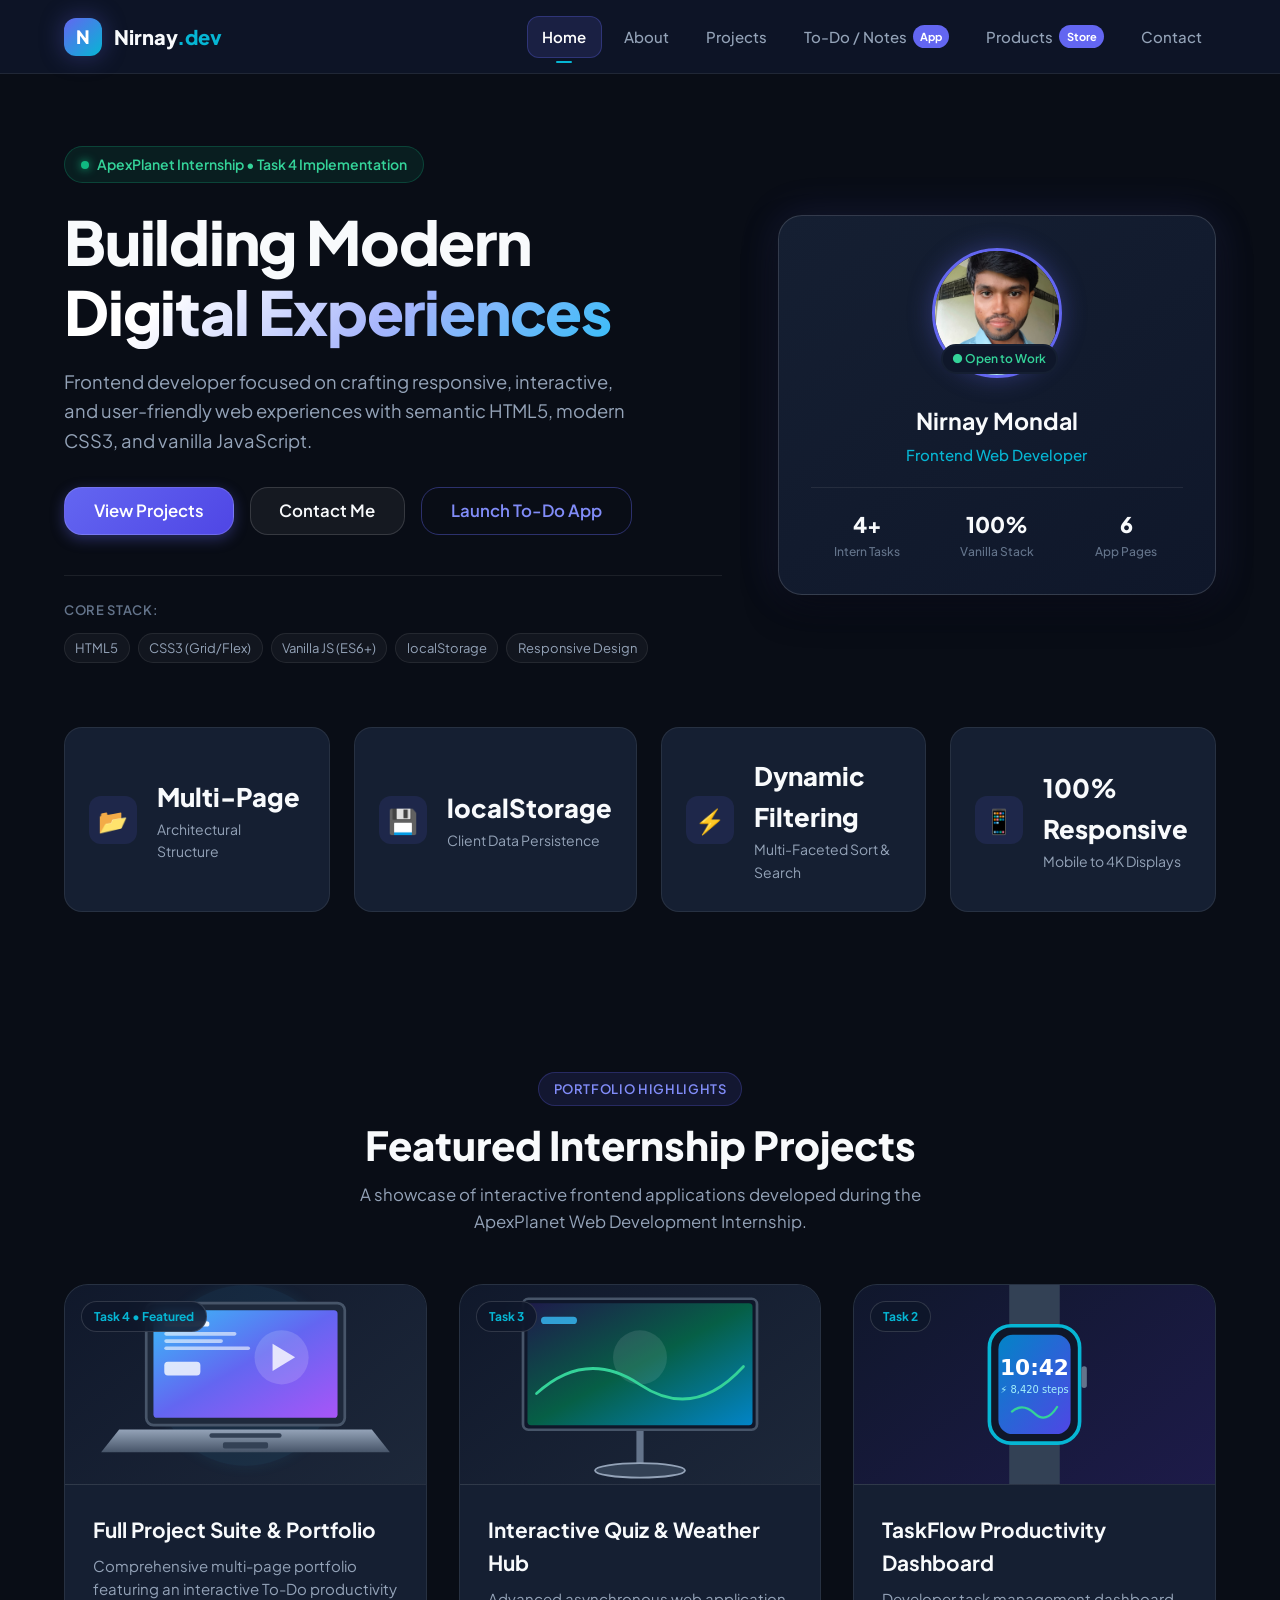
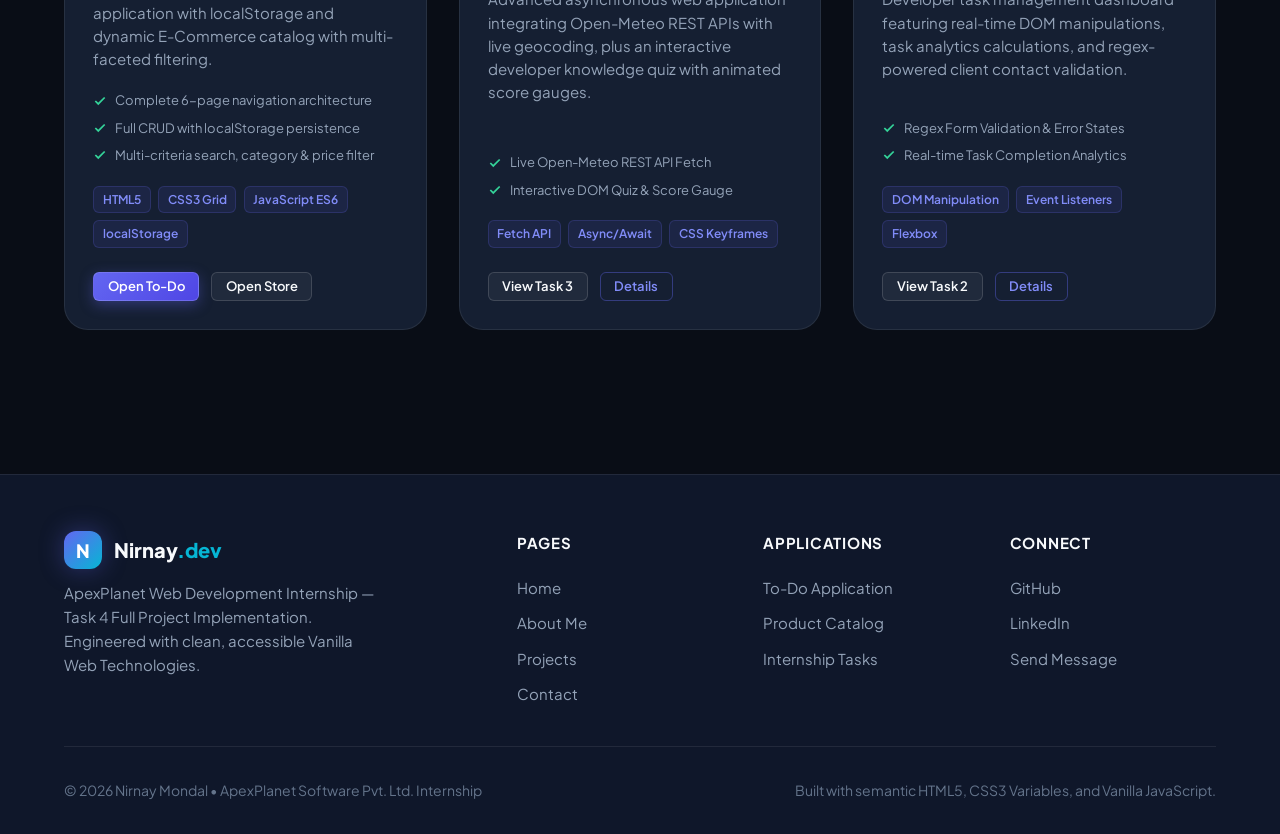
<file: index.html>
<!DOCTYPE html>
<html lang="en">
<head>
  <meta charset="UTF-8">
  <meta name="viewport" content="width=device-width, initial-scale=1.0">
  <meta name="description" content="Nirnay Mondal - Professional Frontend Developer Portfolio & Web Applications Suite for ApexPlanet Internship Task 4.">
  <meta name="author" content="Nirnay Mondal">
  <title>Nirnay Mondal | Frontend Developer & Portfolio</title>
  <link rel="stylesheet" href="css/styles.css">
  <link rel="icon" href="data:image/svg+xml,<svg xmlns=%22http://www.w3.org/2000/svg%22 viewBox=%220 0 100 100%22><text y=%22.9em%22 font-size=%2290%22>⚡</text></svg>">
</head>
<body>

  <!-- Site Navigation Header -->
  <header class="site-header" role="banner">
    <div class="container nav-container">
      <a href="index.html" class="brand-logo" aria-label="Nirnay Mondal Portfolio Home">
        <div class="brand-logo-icon">N</div>
        <div class="brand-logo-text">Nirnay<span>.dev</span></div>
      </a>

      <!-- Desktop Navigation Menu -->
      <nav class="nav-menu" role="navigation" aria-label="Main Navigation">
        <a href="index.html" class="nav-link">Home</a>
        <a href="about.html" class="nav-link">About</a>
        <a href="projects.html" class="nav-link">Projects</a>
        <a href="todo.html" class="nav-link">To-Do / Notes <span class="nav-badge">App</span></a>
        <a href="products.html" class="nav-link">Products <span class="nav-badge">Store</span></a>
        <a href="contact.html" class="nav-link">Contact</a>
      </nav>

      <!-- Mobile Hamburger Button -->
      <button class="nav-toggle" aria-label="Open navigation menu" aria-expanded="false" aria-controls="mobile-nav">
        <span class="nav-toggle-bar"></span>
        <span class="nav-toggle-bar"></span>
        <span class="nav-toggle-bar"></span>
      </button>
    </div>
  </header>

  <!-- Main Content -->
  <main class="main-content" id="main-content">
    
    <!-- Hero Section -->
    <section class="hero-section">
      <div class="container">
        <div class="hero-grid">
          <div class="hero-content">
            <div class="hero-badge">
              <span class="hero-badge-dot"></span>
              ApexPlanet Internship • Task 4 Implementation
            </div>
            <h1 class="hero-title">
              Building Modern <br>
              <span class="text-gradient">Digital Experiences</span>
            </h1>
            <p class="hero-subtitle">
              Frontend developer focused on crafting responsive, interactive, and user-friendly web experiences with semantic HTML5, modern CSS3, and vanilla JavaScript.
            </p>
            <div class="hero-actions">
              <a href="projects.html" class="btn btn-primary btn-lg">View Projects</a>
              <a href="contact.html" class="btn btn-secondary btn-lg">Contact Me</a>
              <a href="todo.html" class="btn btn-outline btn-lg">Launch To-Do App</a>
            </div>
            <div class="hero-tech-stack">
              <span class="hero-tech-label">Core Stack:</span>
              <div class="tech-pills">
                <span class="tech-pill">HTML5</span>
                <span class="tech-pill">CSS3 (Grid/Flex)</span>
                <span class="tech-pill">Vanilla JS (ES6+)</span>
                <span class="tech-pill">localStorage</span>
                <span class="tech-pill">Responsive Design</span>
              </div>
            </div>
          </div>

          <!-- Hero Visual Developer Card -->
          <div class="hero-visual">
            <div class="developer-card">
              <div class="dev-avatar-wrapper">
                <img src="./assets/images/nirnay-mondal-profile.jpg" alt="Nirnay Mondal - Frontend Web Developer" class="dev-avatar">
                <div class="dev-status-badge">● Open to Work</div>
              </div>
              <h2 class="dev-name">Nirnay Mondal</h2>
              <p class="dev-role">Frontend Web Developer</p>
              <div class="dev-metrics">
                <div class="dev-metric-item">
                  <span class="dev-metric-value">4+</span>
                  <span class="dev-metric-label">Intern Tasks</span>
                </div>
                <div class="dev-metric-item">
                  <span class="dev-metric-value">100%</span>
                  <span class="dev-metric-label">Vanilla Stack</span>
                </div>
                <div class="dev-metric-item">
                  <span class="dev-metric-value">6</span>
                  <span class="dev-metric-label">App Pages</span>
                </div>
              </div>
            </div>
          </div>
        </div>

        <!-- Metric Statistics Strip -->
        <div class="stats-strip">
          <div class="stat-card">
            <div class="stat-icon">📂</div>
            <div class="stat-info">
              <span class="stat-number">Multi-Page</span>
              <span class="stat-title">Architectural Structure</span>
            </div>
          </div>
          <div class="stat-card">
            <div class="stat-icon">💾</div>
            <div class="stat-info">
              <span class="stat-number">localStorage</span>
              <span class="stat-title">Client Data Persistence</span>
            </div>
          </div>
          <div class="stat-card">
            <div class="stat-icon">⚡</div>
            <div class="stat-info">
              <span class="stat-number">Dynamic Filtering</span>
              <span class="stat-title">Multi-Faceted Sort & Search</span>
            </div>
          </div>
          <div class="stat-card">
            <div class="stat-icon">📱</div>
            <div class="stat-info">
              <span class="stat-number">100% Responsive</span>
              <span class="stat-title">Mobile to 4K Displays</span>
            </div>
          </div>
        </div>
      </div>
    </section>

    <!-- Featured Projects Section -->
    <section class="container" style="margin-bottom: 5rem;">
      <div class="section-header">
        <span class="section-badge">Portfolio Highlights</span>
        <h2 class="section-title">Featured Internship Projects</h2>
        <p class="section-desc">
          A showcase of interactive frontend applications developed during the ApexPlanet Web Development Internship.
        </p>
      </div>

      <div class="projects-grid">
        <!-- Project 1: Task 4 Multi-Page Suite -->
        <article class="project-card">
          <div class="project-media">
            <img src="assets/images/laptop.svg" alt="ApexPlanet Full Suite Application">
            <span class="project-badge">Task 4 • Featured</span>
          </div>
          <div class="project-body">
            <h3 class="project-title">Full Project Suite & Portfolio</h3>
            <p class="project-desc">
              Comprehensive multi-page portfolio featuring an interactive To-Do productivity application with localStorage and dynamic E-Commerce catalog with multi-faceted filtering.
            </p>
            <div class="project-features">
              <div class="project-feature-item">
                <svg width="14" height="14" viewBox="0 0 24 24" fill="none" stroke="currentColor" stroke-width="3"><polyline points="20 6 9 17 4 12"></polyline></svg>
                <span>Complete 6-page navigation architecture</span>
              </div>
              <div class="project-feature-item">
                <svg width="14" height="14" viewBox="0 0 24 24" fill="none" stroke="currentColor" stroke-width="3"><polyline points="20 6 9 17 4 12"></polyline></svg>
                <span>Full CRUD with localStorage persistence</span>
              </div>
              <div class="project-feature-item">
                <svg width="14" height="14" viewBox="0 0 24 24" fill="none" stroke="currentColor" stroke-width="3"><polyline points="20 6 9 17 4 12"></polyline></svg>
                <span>Multi-criteria search, category & price filter</span>
              </div>
            </div>
            <div class="project-tags">
              <span class="project-tag">HTML5</span>
              <span class="project-tag">CSS3 Grid</span>
              <span class="project-tag">JavaScript ES6</span>
              <span class="project-tag">localStorage</span>
            </div>
            <div class="project-actions">
              <a href="todo.html" class="btn btn-primary btn-sm">Open To-Do</a>
              <a href="products.html" class="btn btn-secondary btn-sm">Open Store</a>
            </div>
          </div>
        </article>

        <!-- Project 2: Task 3 Interactive Quiz & Weather API -->
        <article class="project-card">
          <div class="project-media">
            <img src="assets/images/monitor.svg" alt="Task 3 Weather & Quiz App">
            <span class="project-badge">Task 3</span>
          </div>
          <div class="project-body">
            <h3 class="project-title">Interactive Quiz & Weather Hub</h3>
            <p class="project-desc">
              Advanced asynchronous web application integrating Open-Meteo REST APIs with live geocoding, plus an interactive developer knowledge quiz with animated score gauges.
            </p>
            <div class="project-features">
              <div class="project-feature-item">
                <svg width="14" height="14" viewBox="0 0 24 24" fill="none" stroke="currentColor" stroke-width="3"><polyline points="20 6 9 17 4 12"></polyline></svg>
                <span>Live Open-Meteo REST API Fetch</span>
              </div>
              <div class="project-feature-item">
                <svg width="14" height="14" viewBox="0 0 24 24" fill="none" stroke="currentColor" stroke-width="3"><polyline points="20 6 9 17 4 12"></polyline></svg>
                <span>Interactive DOM Quiz & Score Gauge</span>
              </div>
            </div>
            <div class="project-tags">
              <span class="project-tag">Fetch API</span>
              <span class="project-tag">Async/Await</span>
              <span class="project-tag">CSS Keyframes</span>
            </div>
            <div class="project-actions">
              <a href="../Task 3/index.html" class="btn btn-secondary btn-sm">View Task 3</a>
              <a href="projects.html" class="btn btn-outline btn-sm">Details</a>
            </div>
          </div>
        </article>

        <!-- Project 3: Task 2 TaskFlow Dashboard -->
        <article class="project-card">
          <div class="project-media">
            <img src="assets/images/smartwatch.svg" alt="TaskFlow Task & Contact Dashboard">
            <span class="project-badge">Task 2</span>
          </div>
          <div class="project-body">
            <h3 class="project-title">TaskFlow Productivity Dashboard</h3>
            <p class="project-desc">
              Developer task management dashboard featuring real-time DOM manipulations, task analytics calculations, and regex-powered client contact validation.
            </p>
            <div class="project-features">
              <div class="project-feature-item">
                <svg width="14" height="14" viewBox="0 0 24 24" fill="none" stroke="currentColor" stroke-width="3"><polyline points="20 6 9 17 4 12"></polyline></svg>
                <span>Regex Form Validation & Error States</span>
              </div>
              <div class="project-feature-item">
                <svg width="14" height="14" viewBox="0 0 24 24" fill="none" stroke="currentColor" stroke-width="3"><polyline points="20 6 9 17 4 12"></polyline></svg>
                <span>Real-time Task Completion Analytics</span>
              </div>
            </div>
            <div class="project-tags">
              <span class="project-tag">DOM Manipulation</span>
              <span class="project-tag">Event Listeners</span>
              <span class="project-tag">Flexbox</span>
            </div>
            <div class="project-actions">
              <a href="../Task 2/index.html" class="btn btn-secondary btn-sm">View Task 2</a>
              <a href="projects.html" class="btn btn-outline btn-sm">Details</a>
            </div>
          </div>
        </article>
      </div>
    </section>

  </main>

  <!-- Global Footer -->
  <footer class="site-footer" role="contentinfo">
    <div class="container">
      <div class="footer-grid">
        <div class="footer-brand">
          <a href="index.html" class="brand-logo">
            <div class="brand-logo-icon">N</div>
            <div class="brand-logo-text">Nirnay<span>.dev</span></div>
          </a>
          <p>
            ApexPlanet Web Development Internship — Task 4 Full Project Implementation. Engineered with clean, accessible Vanilla Web Technologies.
          </p>
        </div>
        <div>
          <h4 class="footer-heading">Pages</h4>
          <ul class="footer-links">
            <li><a href="index.html">Home</a></li>
            <li><a href="about.html">About Me</a></li>
            <li><a href="projects.html">Projects</a></li>
            <li><a href="contact.html">Contact</a></li>
          </ul>
        </div>
        <div>
          <h4 class="footer-heading">Applications</h4>
          <ul class="footer-links">
            <li><a href="todo.html">To-Do Application</a></li>
            <li><a href="products.html">Product Catalog</a></li>
            <li><a href="projects.html#tasks">Internship Tasks</a></li>
          </ul>
        </div>
        <div>
          <h4 class="footer-heading">Connect</h4>
          <ul class="footer-links">
            <li><a href="https://github.com/Nirnaywork2004" target="_blank" rel="noopener noreferrer">GitHub</a></li>
            <li><a href="https://www.linkedin.com/in/nirnay-mondal-5b42a334a/" target="_blank" rel="noopener noreferrer">LinkedIn</a></li>
            <li><a href="contact.html">Send Message</a></li>
          </ul>
        </div>
      </div>
      <div class="footer-bottom">
        <div>&copy; 2026 Nirnay Mondal • ApexPlanet Software Pvt. Ltd. Internship</div>
        <div>Built with semantic HTML5, CSS3 Variables, and Vanilla JavaScript.</div>
      </div>
    </div>
  </footer>

  <!-- Scripts -->
  <script src="js/main.js"></script>
</body>
</html>
</file>
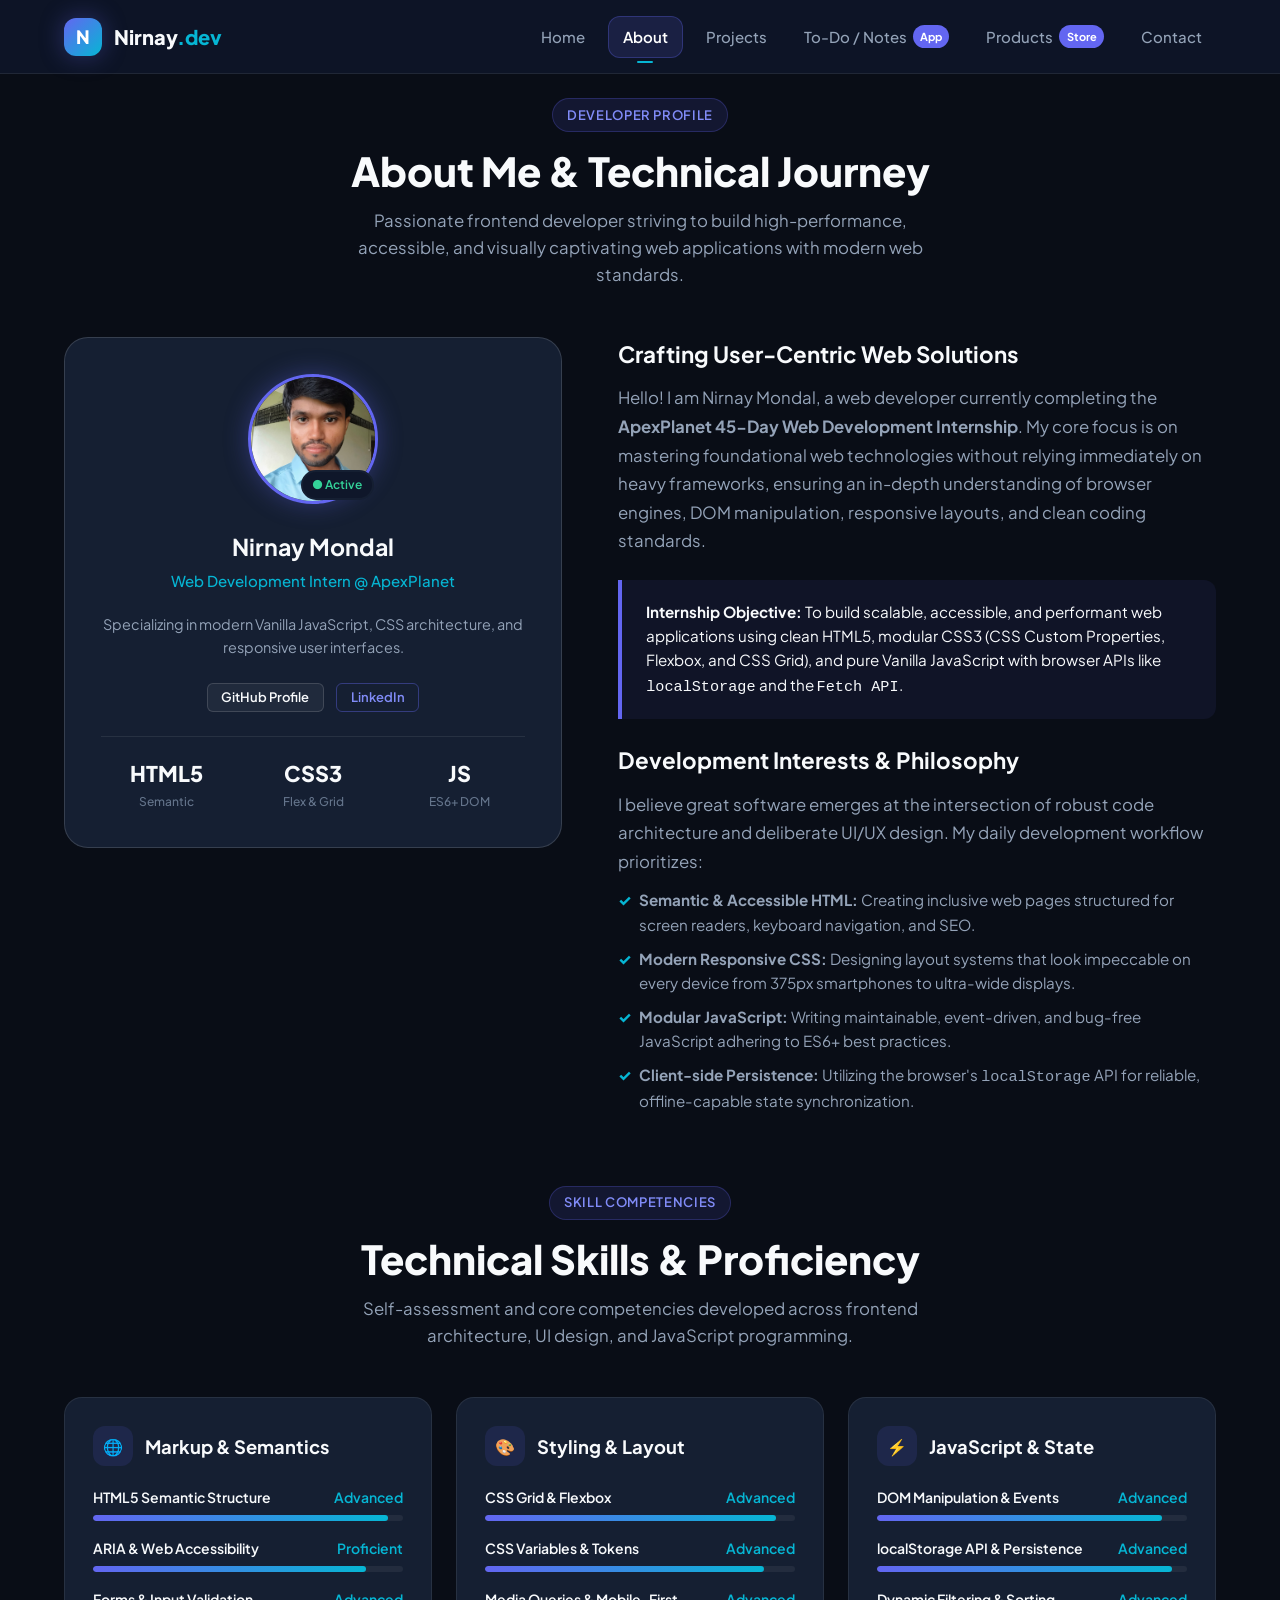
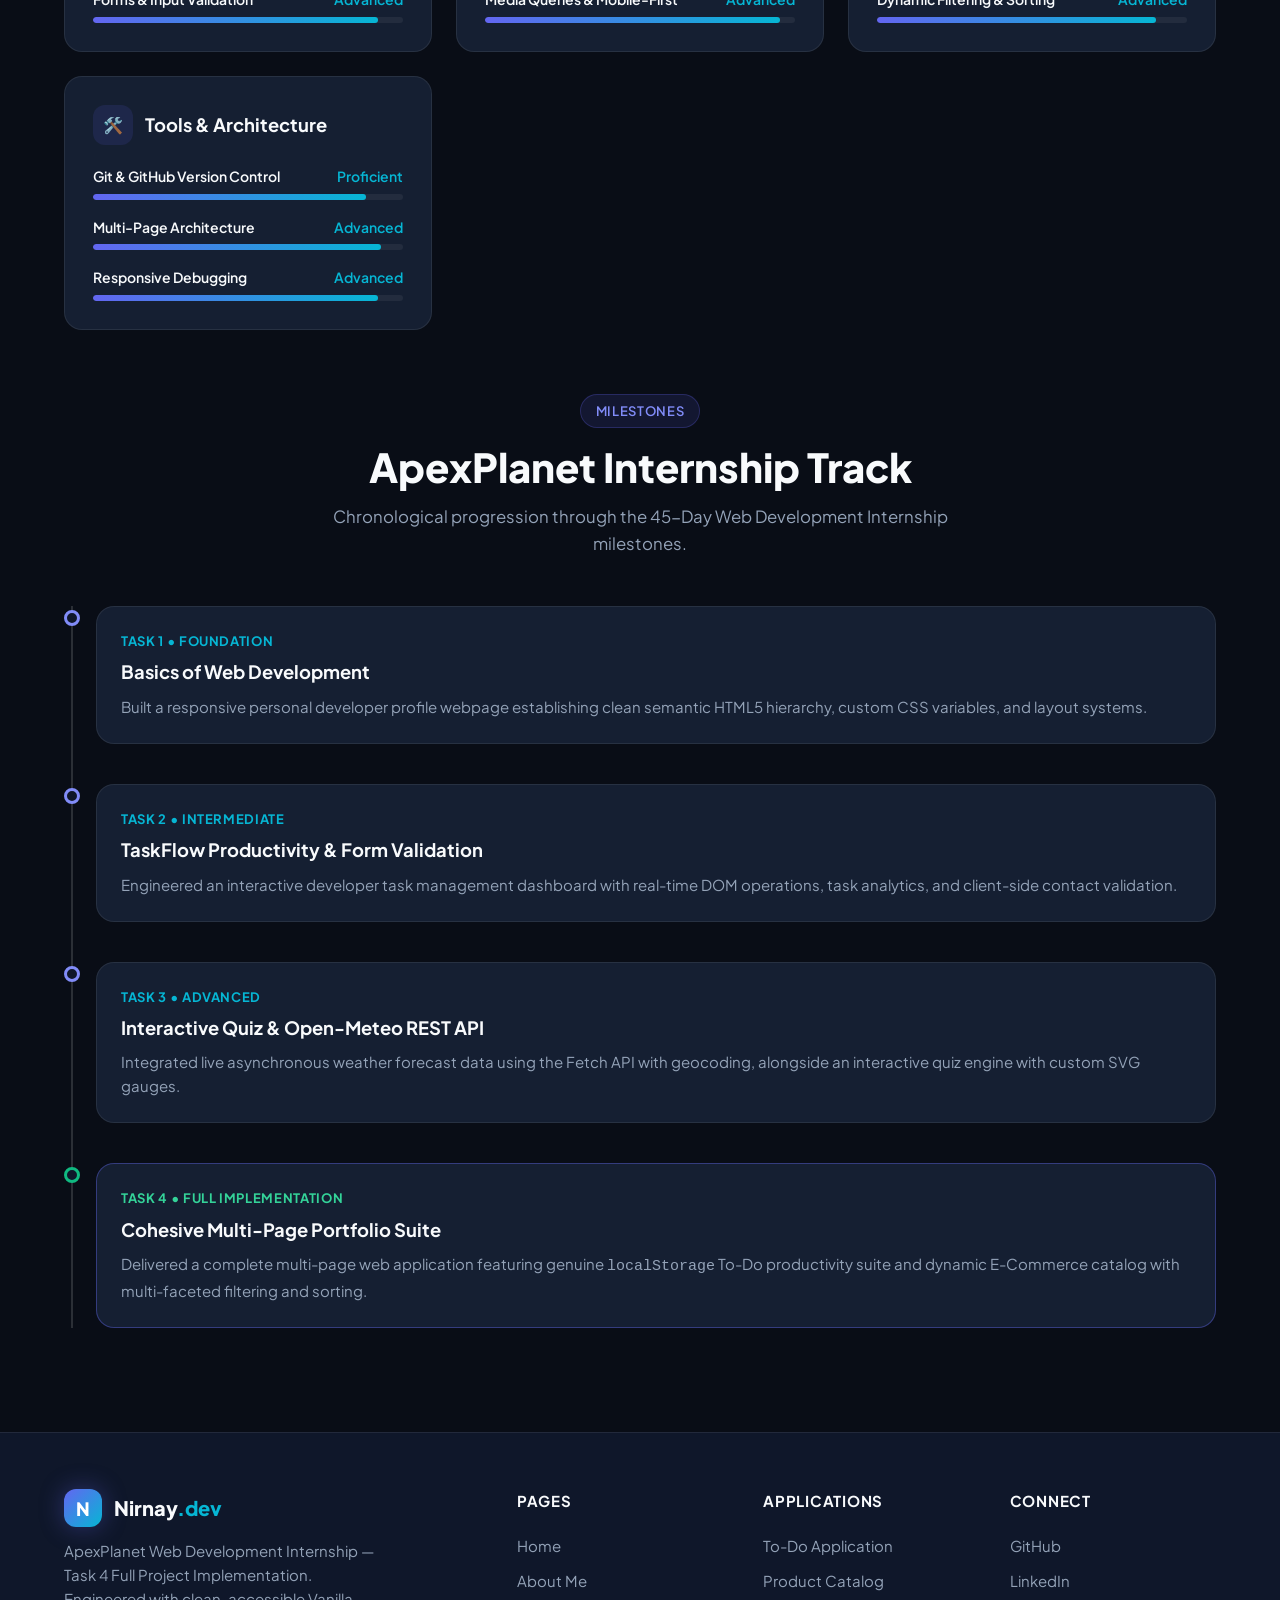
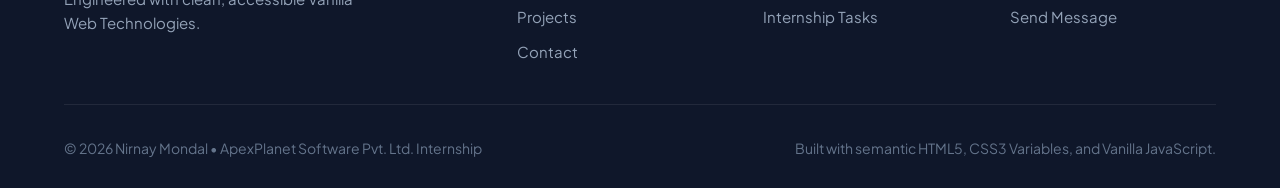
<file: about.html>
<!DOCTYPE html>
<html lang="en">
<head>
  <meta charset="UTF-8">
  <meta name="viewport" content="width=device-width, initial-scale=1.0">
  <meta name="description" content="About Nirnay Mondal - Frontend Developer Background, Skills, and Internship Journey at ApexPlanet Software Pvt. Ltd.">
  <meta name="author" content="Nirnay Mondal">
  <title>About Me | Nirnay Mondal Frontend Developer</title>
  <link rel="stylesheet" href="css/styles.css">
  <link rel="icon" href="data:image/svg+xml,<svg xmlns=%22http://www.w3.org/2000/svg%22 viewBox=%220 0 100 100%22><text y=%22.9em%22 font-size=%2290%22>⚡</text></svg>">
</head>
<body>

  <!-- Site Navigation Header -->
  <header class="site-header" role="banner">
    <div class="container nav-container">
      <a href="index.html" class="brand-logo" aria-label="Nirnay Mondal Portfolio Home">
        <div class="brand-logo-icon">N</div>
        <div class="brand-logo-text">Nirnay<span>.dev</span></div>
      </a>

      <!-- Desktop Navigation Menu -->
      <nav class="nav-menu" role="navigation" aria-label="Main Navigation">
        <a href="index.html" class="nav-link">Home</a>
        <a href="about.html" class="nav-link">About</a>
        <a href="projects.html" class="nav-link">Projects</a>
        <a href="todo.html" class="nav-link">To-Do / Notes <span class="nav-badge">App</span></a>
        <a href="products.html" class="nav-link">Products <span class="nav-badge">Store</span></a>
        <a href="contact.html" class="nav-link">Contact</a>
      </nav>

      <!-- Mobile Hamburger Button -->
      <button class="nav-toggle" aria-label="Open navigation menu" aria-expanded="false">
        <span class="nav-toggle-bar"></span>
        <span class="nav-toggle-bar"></span>
        <span class="nav-toggle-bar"></span>
      </button>
    </div>
  </header>

  <!-- Main Content -->
  <main class="main-content">
    <div class="container">
      
      <!-- Section Header -->
      <div class="section-header">
        <span class="section-badge">Developer Profile</span>
        <h1 class="section-title">About Me & Technical Journey</h1>
        <p class="section-desc">
          Passionate frontend developer striving to build high-performance, accessible, and visually captivating web applications with modern web standards.
        </p>
      </div>

      <!-- About Main Grid -->
      <div class="about-grid">
        <!-- Profile Column -->
        <aside class="about-profile-card">
          <div class="dev-avatar-wrapper" style="margin: 0 auto 1.5rem;">
            <img src="./assets/images/nirnay-mondal-profile.jpg" alt="Nirnay Mondal - Frontend Web Developer" class="dev-avatar">
            <div class="dev-status-badge">● Active</div>
          </div>
          <h2 class="dev-name">Nirnay Mondal</h2>
          <p class="dev-role">Web Development Intern @ ApexPlanet</p>
          <p style="font-size: 0.9rem; color: var(--text-secondary); margin-bottom: 1.5rem; line-height: 1.6;">
            Specializing in modern Vanilla JavaScript, CSS architecture, and responsive user interfaces.
          </p>
          <div style="display: flex; gap: 0.75rem; justify-content: center; margin-bottom: 1.5rem;">
            <a href="https://github.com/Nirnaywork2004" target="_blank" rel="noopener noreferrer" class="btn btn-secondary btn-sm">GitHub Profile</a>
            <a href="https://www.linkedin.com/in/nirnay-mondal-5b42a334a/" target="_blank" rel="noopener noreferrer" class="btn btn-outline btn-sm">LinkedIn</a>
          </div>
          <div class="dev-metrics">
            <div class="dev-metric-item">
              <span class="dev-metric-value">HTML5</span>
              <span class="dev-metric-label">Semantic</span>
            </div>
            <div class="dev-metric-item">
              <span class="dev-metric-value">CSS3</span>
              <span class="dev-metric-label">Flex & Grid</span>
            </div>
            <div class="dev-metric-item">
              <span class="dev-metric-value">JS</span>
              <span class="dev-metric-label">ES6+ DOM</span>
            </div>
          </div>
        </aside>

        <!-- Bio & Background Details -->
        <div class="about-bio-section">
          <div>
            <h3 style="font-size: 1.4rem; font-weight: 700; color: var(--text-primary); margin-bottom: 0.75rem;">
              Crafting User-Centric Web Solutions
            </h3>
            <p class="bio-text">
              Hello! I am Nirnay Mondal, a web developer currently completing the <strong>ApexPlanet 45-Day Web Development Internship</strong>. My core focus is on mastering foundational web technologies without relying immediately on heavy frameworks, ensuring an in-depth understanding of browser engines, DOM manipulation, responsive layouts, and clean coding standards.
            </p>
          </div>

          <div class="highlight-box">
            <strong>Internship Objective:</strong> To build scalable, accessible, and performant web applications using clean HTML5, modular CSS3 (CSS Custom Properties, Flexbox, and CSS Grid), and pure Vanilla JavaScript with browser APIs like <code>localStorage</code> and the <code>Fetch API</code>.
          </div>

          <div>
            <h3 style="font-size: 1.4rem; font-weight: 700; color: var(--text-primary); margin-bottom: 0.75rem;">
              Development Interests & Philosophy
            </h3>
            <p class="bio-text">
              I believe great software emerges at the intersection of robust code architecture and deliberate UI/UX design. My daily development workflow prioritizes:
            </p>
            <ul style="margin-top: 0.75rem; display: flex; flex-direction: column; gap: 0.6rem;">
              <li style="display: flex; align-items: flex-start; gap: 0.5rem; color: var(--text-secondary); font-size: 0.95rem;">
                <span style="color: var(--accent-cyan); font-weight: 800;">✓</span>
                <span><strong>Semantic & Accessible HTML:</strong> Creating inclusive web pages structured for screen readers, keyboard navigation, and SEO.</span>
              </li>
              <li style="display: flex; align-items: flex-start; gap: 0.5rem; color: var(--text-secondary); font-size: 0.95rem;">
                <span style="color: var(--accent-cyan); font-weight: 800;">✓</span>
                <span><strong>Modern Responsive CSS:</strong> Designing layout systems that look impeccable on every device from 375px smartphones to ultra-wide displays.</span>
              </li>
              <li style="display: flex; align-items: flex-start; gap: 0.5rem; color: var(--text-secondary); font-size: 0.95rem;">
                <span style="color: var(--accent-cyan); font-weight: 800;">✓</span>
                <span><strong>Modular JavaScript:</strong> Writing maintainable, event-driven, and bug-free JavaScript adhering to ES6+ best practices.</span>
              </li>
              <li style="display: flex; align-items: flex-start; gap: 0.5rem; color: var(--text-secondary); font-size: 0.95rem;">
                <span style="color: var(--accent-cyan); font-weight: 800;">✓</span>
                <span><strong>Client-side Persistence:</strong> Utilizing the browser's <code>localStorage</code> API for reliable, offline-capable state synchronization.</span>
              </li>
            </ul>
          </div>
        </div>
      </div>

      <!-- Technical Skills Section -->
      <div class="section-header" style="margin-top: 3rem;">
        <span class="section-badge">Skill Competencies</span>
        <h2 class="section-title">Technical Skills & Proficiency</h2>
        <p class="section-desc">
          Self-assessment and core competencies developed across frontend architecture, UI design, and JavaScript programming.
        </p>
      </div>

      <div class="skills-categories-grid">
        <!-- Category 1: Markup & Semantics -->
        <div class="skill-category-card">
          <div class="skill-category-header">
            <div class="skill-cat-icon">🌐</div>
            <h3 class="skill-cat-title">Markup & Semantics</h3>
          </div>
          <div class="skill-items-list">
            <div class="skill-item">
              <div class="skill-item-info">
                <span class="skill-item-name">HTML5 Semantic Structure</span>
                <span class="skill-item-level">Advanced</span>
              </div>
              <div class="skill-progress-bar">
                <div class="skill-progress-fill" style="width: 95%;"></div>
              </div>
            </div>
            <div class="skill-item">
              <div class="skill-item-info">
                <span class="skill-item-name">ARIA & Web Accessibility</span>
                <span class="skill-item-level">Proficient</span>
              </div>
              <div class="skill-progress-bar">
                <div class="skill-progress-fill" style="width: 88%;"></div>
              </div>
            </div>
            <div class="skill-item">
              <div class="skill-item-info">
                <span class="skill-item-name">Forms & Input Validation</span>
                <span class="skill-item-level">Advanced</span>
              </div>
              <div class="skill-progress-bar">
                <div class="skill-progress-fill" style="width: 92%;"></div>
              </div>
            </div>
          </div>
        </div>

        <!-- Category 2: Styling & Layout -->
        <div class="skill-category-card">
          <div class="skill-category-header">
            <div class="skill-cat-icon">🎨</div>
            <h3 class="skill-cat-title">Styling & Layout</h3>
          </div>
          <div class="skill-items-list">
            <div class="skill-item">
              <div class="skill-item-info">
                <span class="skill-item-name">CSS Grid & Flexbox</span>
                <span class="skill-item-level">Advanced</span>
              </div>
              <div class="skill-progress-bar">
                <div class="skill-progress-fill" style="width: 94%;"></div>
              </div>
            </div>
            <div class="skill-item">
              <div class="skill-item-info">
                <span class="skill-item-name">CSS Variables & Tokens</span>
                <span class="skill-item-level">Advanced</span>
              </div>
              <div class="skill-progress-bar">
                <div class="skill-progress-fill" style="width: 90%;"></div>
              </div>
            </div>
            <div class="skill-item">
              <div class="skill-item-info">
                <span class="skill-item-name">Media Queries & Mobile-First</span>
                <span class="skill-item-level">Advanced</span>
              </div>
              <div class="skill-progress-bar">
                <div class="skill-progress-fill" style="width: 95%;"></div>
              </div>
            </div>
          </div>
        </div>

        <!-- Category 3: JavaScript & Web APIs -->
        <div class="skill-category-card">
          <div class="skill-category-header">
            <div class="skill-cat-icon">⚡</div>
            <h3 class="skill-cat-title">JavaScript & State</h3>
          </div>
          <div class="skill-items-list">
            <div class="skill-item">
              <div class="skill-item-info">
                <span class="skill-item-name">DOM Manipulation & Events</span>
                <span class="skill-item-level">Advanced</span>
              </div>
              <div class="skill-progress-bar">
                <div class="skill-progress-fill" style="width: 92%;"></div>
              </div>
            </div>
            <div class="skill-item">
              <div class="skill-item-info">
                <span class="skill-item-name">localStorage API & Persistence</span>
                <span class="skill-item-level">Advanced</span>
              </div>
              <div class="skill-progress-bar">
                <div class="skill-progress-fill" style="width: 95%;"></div>
              </div>
            </div>
            <div class="skill-item">
              <div class="skill-item-info">
                <span class="skill-item-name">Dynamic Filtering & Sorting</span>
                <span class="skill-item-level">Advanced</span>
              </div>
              <div class="skill-progress-bar">
                <div class="skill-progress-fill" style="width: 90%;"></div>
              </div>
            </div>
          </div>
        </div>

        <!-- Category 4: Tools & Workflow -->
        <div class="skill-category-card">
          <div class="skill-category-header">
            <div class="skill-cat-icon">🛠️</div>
            <h3 class="skill-cat-title">Tools & Architecture</h3>
          </div>
          <div class="skill-items-list">
            <div class="skill-item">
              <div class="skill-item-info">
                <span class="skill-item-name">Git & GitHub Version Control</span>
                <span class="skill-item-level">Proficient</span>
              </div>
              <div class="skill-progress-bar">
                <div class="skill-progress-fill" style="width: 88%;"></div>
              </div>
            </div>
            <div class="skill-item">
              <div class="skill-item-info">
                <span class="skill-item-name">Multi-Page Architecture</span>
                <span class="skill-item-level">Advanced</span>
              </div>
              <div class="skill-progress-bar">
                <div class="skill-progress-fill" style="width: 93%;"></div>
              </div>
            </div>
            <div class="skill-item">
              <div class="skill-item-info">
                <span class="skill-item-name">Responsive Debugging</span>
                <span class="skill-item-level">Advanced</span>
              </div>
              <div class="skill-progress-bar">
                <div class="skill-progress-fill" style="width: 92%;"></div>
              </div>
            </div>
          </div>
        </div>
      </div>

      <!-- Internship Journey Timeline -->
      <div class="section-header" style="margin-top: 2rem;">
        <span class="section-badge">Milestones</span>
        <h2 class="section-title">ApexPlanet Internship Track</h2>
        <p class="section-desc">
          Chronological progression through the 45-Day Web Development Internship milestones.
        </p>
      </div>

      <div class="timeline">
        <div class="timeline-item">
          <div class="timeline-dot"></div>
          <div class="timeline-content">
            <div class="timeline-date">Task 1 • Foundation</div>
            <h3 class="timeline-title">Basics of Web Development</h3>
            <p style="color: var(--text-secondary); font-size: 0.9375rem;">
              Built a responsive personal developer profile webpage establishing clean semantic HTML5 hierarchy, custom CSS variables, and layout systems.
            </p>
          </div>
        </div>

        <div class="timeline-item">
          <div class="timeline-dot"></div>
          <div class="timeline-content">
            <div class="timeline-date">Task 2 • Intermediate</div>
            <h3 class="timeline-title">TaskFlow Productivity & Form Validation</h3>
            <p style="color: var(--text-secondary); font-size: 0.9375rem;">
              Engineered an interactive developer task management dashboard with real-time DOM operations, task analytics, and client-side contact validation.
            </p>
          </div>
        </div>

        <div class="timeline-item">
          <div class="timeline-dot"></div>
          <div class="timeline-content">
            <div class="timeline-date">Task 3 • Advanced</div>
            <h3 class="timeline-title">Interactive Quiz & Open-Meteo REST API</h3>
            <p style="color: var(--text-secondary); font-size: 0.9375rem;">
              Integrated live asynchronous weather forecast data using the Fetch API with geocoding, alongside an interactive quiz engine with custom SVG gauges.
            </p>
          </div>
        </div>

        <div class="timeline-item">
          <div class="timeline-dot" style="border-color: var(--accent-emerald);"></div>
          <div class="timeline-content" style="border-color: var(--border-accent);">
            <div class="timeline-date" style="color: #34d399;">Task 4 • Full Implementation</div>
            <h3 class="timeline-title">Cohesive Multi-Page Portfolio Suite</h3>
            <p style="color: var(--text-secondary); font-size: 0.9375rem;">
              Delivered a complete multi-page web application featuring genuine <code>localStorage</code> To-Do productivity suite and dynamic E-Commerce catalog with multi-faceted filtering and sorting.
            </p>
          </div>
        </div>
      </div>

    </div>
  </main>

  <!-- Global Footer -->
  <footer class="site-footer" role="contentinfo">
    <div class="container">
      <div class="footer-grid">
        <div class="footer-brand">
          <a href="index.html" class="brand-logo">
            <div class="brand-logo-icon">N</div>
            <div class="brand-logo-text">Nirnay<span>.dev</span></div>
          </a>
          <p>
            ApexPlanet Web Development Internship — Task 4 Full Project Implementation. Engineered with clean, accessible Vanilla Web Technologies.
          </p>
        </div>
        <div>
          <h4 class="footer-heading">Pages</h4>
          <ul class="footer-links">
            <li><a href="index.html">Home</a></li>
            <li><a href="about.html">About Me</a></li>
            <li><a href="projects.html">Projects</a></li>
            <li><a href="contact.html">Contact</a></li>
          </ul>
        </div>
        <div>
          <h4 class="footer-heading">Applications</h4>
          <ul class="footer-links">
            <li><a href="todo.html">To-Do Application</a></li>
            <li><a href="products.html">Product Catalog</a></li>
            <li><a href="projects.html#tasks">Internship Tasks</a></li>
          </ul>
        </div>
        <div>
          <h4 class="footer-heading">Connect</h4>
          <ul class="footer-links">
            <li><a href="https://github.com/Nirnaywork2004" target="_blank" rel="noopener noreferrer">GitHub</a></li>
            <li><a href="https://www.linkedin.com/in/nirnay-mondal-5b42a334a/" target="_blank" rel="noopener noreferrer">LinkedIn</a></li>
            <li><a href="contact.html">Send Message</a></li>
          </ul>
        </div>
      </div>
      <div class="footer-bottom">
        <div>&copy; 2026 Nirnay Mondal • ApexPlanet Software Pvt. Ltd. Internship</div>
        <div>Built with semantic HTML5, CSS3 Variables, and Vanilla JavaScript.</div>
      </div>
    </div>
  </footer>

  <!-- Scripts -->
  <script src="js/main.js"></script>
</body>
</html>
</file>
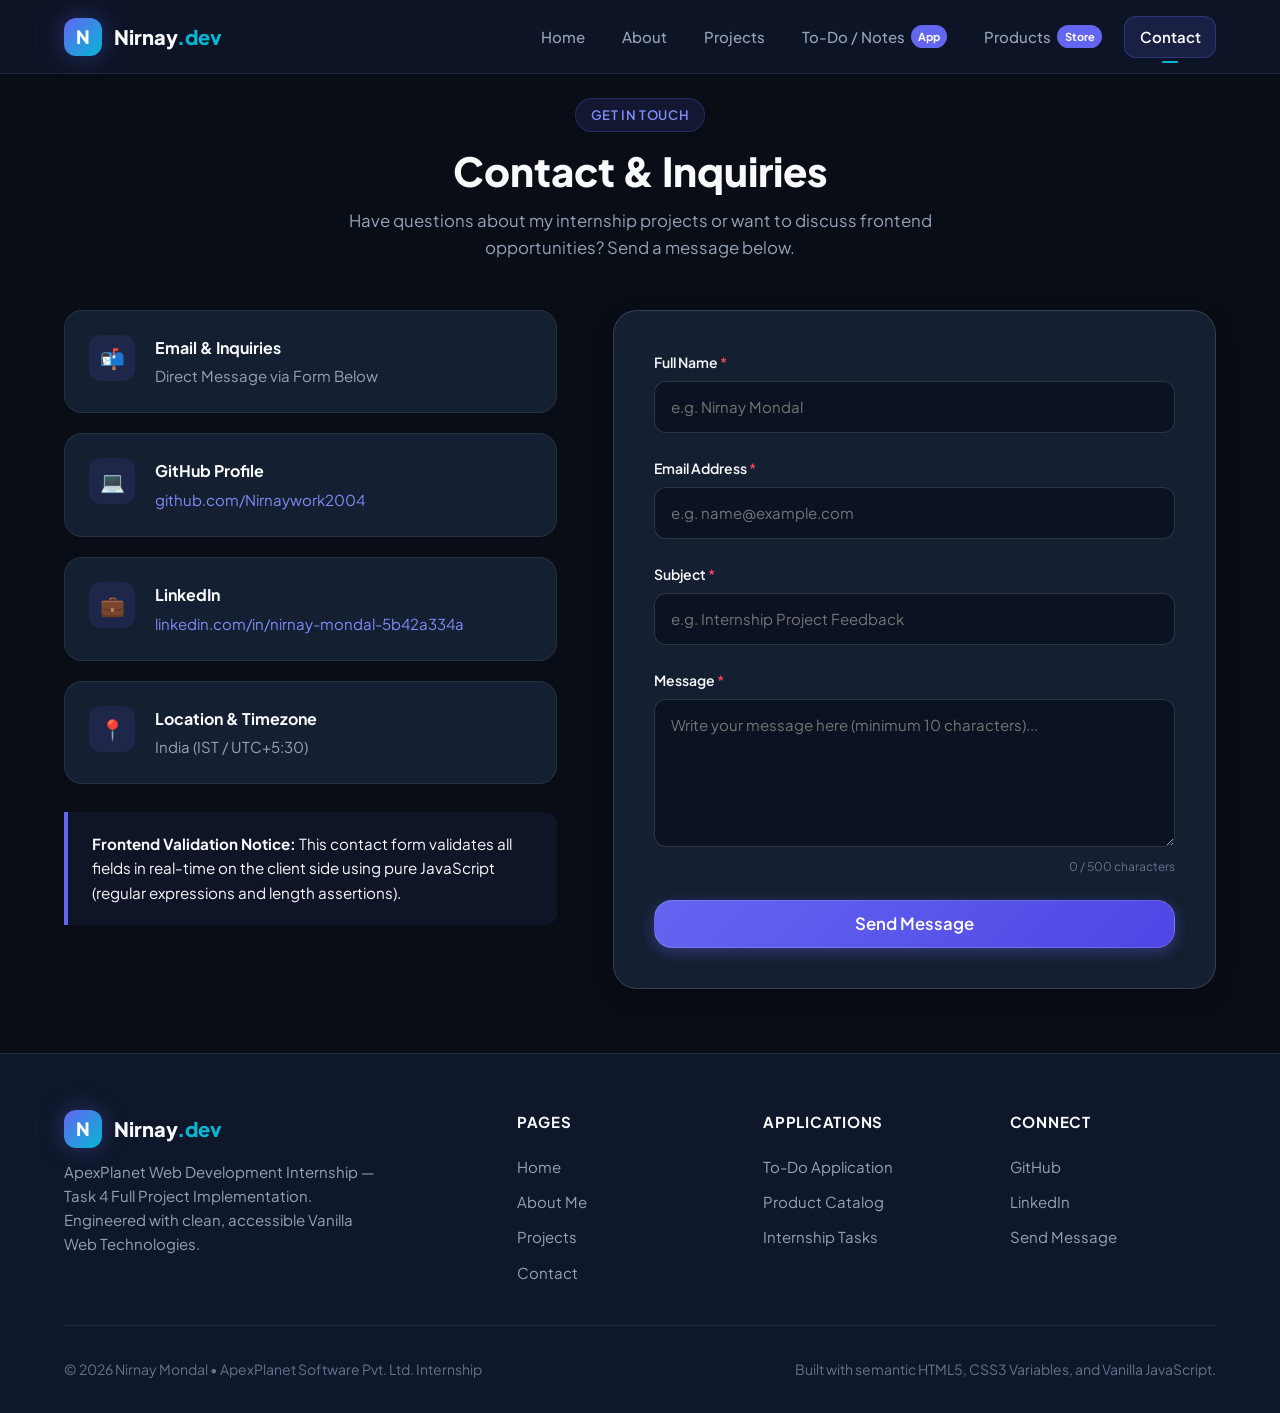
<file: contact.html>
<!DOCTYPE html>
<html lang="en">
<head>
  <meta charset="UTF-8">
  <meta name="viewport" content="width=device-width, initial-scale=1.0">
  <meta name="description" content="Contact Nirnay Mondal - Frontend Web Developer and ApexPlanet Intern. Submit inquiries and feedback.">
  <meta name="author" content="Nirnay Mondal">
  <title>Contact Me | Nirnay Mondal Portfolio</title>
  <link rel="stylesheet" href="css/styles.css">
  <link rel="icon" href="data:image/svg+xml,<svg xmlns=%22http://www.w3.org/2000/svg%22 viewBox=%220 0 100 100%22><text y=%22.9em%22 font-size=%2290%22>⚡</text></svg>">
</head>
<body>

  <!-- Site Navigation Header -->
  <header class="site-header" role="banner">
    <div class="container nav-container">
      <a href="index.html" class="brand-logo" aria-label="Nirnay Mondal Portfolio Home">
        <div class="brand-logo-icon">N</div>
        <div class="brand-logo-text">Nirnay<span>.dev</span></div>
      </a>

      <!-- Desktop Navigation Menu -->
      <nav class="nav-menu" role="navigation" aria-label="Main Navigation">
        <a href="index.html" class="nav-link">Home</a>
        <a href="about.html" class="nav-link">About</a>
        <a href="projects.html" class="nav-link">Projects</a>
        <a href="todo.html" class="nav-link">To-Do / Notes <span class="nav-badge">App</span></a>
        <a href="products.html" class="nav-link">Products <span class="nav-badge">Store</span></a>
        <a href="contact.html" class="nav-link">Contact</a>
      </nav>

      <!-- Mobile Hamburger Button -->
      <button class="nav-toggle" aria-label="Open navigation menu" aria-expanded="false">
        <span class="nav-toggle-bar"></span>
        <span class="nav-toggle-bar"></span>
        <span class="nav-toggle-bar"></span>
      </button>
    </div>
  </header>

  <!-- Main Content -->
  <main class="main-content">
    <div class="container">
      
      <!-- Section Header -->
      <div class="section-header">
        <span class="section-badge">Get in Touch</span>
        <h1 class="section-title">Contact & Inquiries</h1>
        <p class="section-desc">
          Have questions about my internship projects or want to discuss frontend opportunities? Send a message below.
        </p>
      </div>

      <!-- Contact Layout Grid -->
      <div class="contact-layout">

        <!-- Contact Cards Column -->
        <div class="contact-info-cards">
          <div class="contact-card">
            <div class="contact-card-icon">📬</div>
            <div class="contact-card-info">
              <h4>Email & Inquiries</h4>
              <p>Direct Message via Form Below</p>
            </div>
          </div>

          <div class="contact-card">
            <div class="contact-card-icon">💻</div>
            <div class="contact-card-info">
              <h4>GitHub Profile</h4>
              <p><a href="https://github.com/Nirnaywork2004" target="_blank" rel="noopener noreferrer" style="color: var(--primary-light);">github.com/Nirnaywork2004</a></p>
            </div>
          </div>

          <div class="contact-card">
            <div class="contact-card-icon">💼</div>
            <div class="contact-card-info">
              <h4>LinkedIn</h4>
              <p><a href="https://www.linkedin.com/in/nirnay-mondal-5b42a334a/" target="_blank" rel="noopener noreferrer" style="color: var(--primary-light);">linkedin.com/in/nirnay-mondal-5b42a334a</a></p>
            </div>
          </div>

          <div class="contact-card">
            <div class="contact-card-icon">📍</div>
            <div class="contact-card-info">
              <h4>Location & Timezone</h4>
              <p>India (IST / UTC+5:30)</p>
            </div>
          </div>

          <!-- Note Box -->
          <div class="highlight-box" style="margin-top: 0.5rem;">
            <strong>Frontend Validation Notice:</strong> This contact form validates all fields in real-time on the client side using pure JavaScript (regular expressions and length assertions).
          </div>
        </div>

        <!-- Contact Form Column -->
        <div class="contact-form-wrapper">
          
          <!-- Success Alert Box (initially hidden) -->
          <div id="contactSuccessBox" style="display: none; background: rgba(16, 185, 129, 0.12); border: 1px solid rgba(16, 185, 129, 0.35); border-radius: var(--radius-md); padding: 1.25rem; margin-bottom: 1.5rem;">
            <div style="display: flex; align-items: center; gap: 0.75rem; color: #34d399; font-weight: 700; font-size: 1rem; margin-bottom: 0.35rem;">
              <span>✓</span> Form Submitted Successfully!
            </div>
            <p style="color: #a7f3d0; font-size: 0.875rem; line-height: 1.5;">
              Thank you for reaching out! Your client-side validation passed completely.
            </p>
          </div>

          <form id="contactForm" novalidate>
            <!-- Name Input -->
            <div class="form-group">
              <label for="contactName" class="form-label">Full Name <span class="required">*</span></label>
              <input 
                type="text" 
                id="contactName" 
                class="form-control" 
                placeholder="e.g. Nirnay Mondal" 
                required
                aria-describedby="nameFeedback"
              >
              <div id="nameFeedback" class="form-feedback"></div>
            </div>

            <!-- Email Input -->
            <div class="form-group">
              <label for="contactEmail" class="form-label">Email Address <span class="required">*</span></label>
              <input 
                type="email" 
                id="contactEmail" 
                class="form-control" 
                placeholder="e.g. name@example.com" 
                required
                aria-describedby="emailFeedback"
              >
              <div id="emailFeedback" class="form-feedback"></div>
            </div>

            <!-- Subject Input -->
            <div class="form-group">
              <label for="contactSubject" class="form-label">Subject <span class="required">*</span></label>
              <input 
                type="text" 
                id="contactSubject" 
                class="form-control" 
                placeholder="e.g. Internship Project Feedback" 
                required
                aria-describedby="subjectFeedback"
              >
              <div id="subjectFeedback" class="form-feedback"></div>
            </div>

            <!-- Message Input -->
            <div class="form-group">
              <label for="contactMessage" class="form-label">Message <span class="required">*</span></label>
              <textarea 
                id="contactMessage" 
                class="form-control" 
                rows="5" 
                placeholder="Write your message here (minimum 10 characters)..." 
                required
                maxlength="500"
                aria-describedby="messageFeedback"
              ></textarea>
              <div id="messageFeedback" class="form-feedback"></div>
              <div id="messageCount" class="char-counter">0 / 500 characters</div>
            </div>

            <!-- Submit Button -->
            <button type="submit" id="contactSubmitBtn" class="btn btn-primary btn-lg" style="width: 100%;">
              Send Message
            </button>
          </form>
        </div>

      </div>

    </div>
  </main>

  <!-- Global Footer -->
  <footer class="site-footer" role="contentinfo">
    <div class="container">
      <div class="footer-grid">
        <div class="footer-brand">
          <a href="index.html" class="brand-logo">
            <div class="brand-logo-icon">N</div>
            <div class="brand-logo-text">Nirnay<span>.dev</span></div>
          </a>
          <p>
            ApexPlanet Web Development Internship — Task 4 Full Project Implementation. Engineered with clean, accessible Vanilla Web Technologies.
          </p>
        </div>
        <div>
          <h4 class="footer-heading">Pages</h4>
          <ul class="footer-links">
            <li><a href="index.html">Home</a></li>
            <li><a href="about.html">About Me</a></li>
            <li><a href="projects.html">Projects</a></li>
            <li><a href="contact.html">Contact</a></li>
          </ul>
        </div>
        <div>
          <h4 class="footer-heading">Applications</h4>
          <ul class="footer-links">
            <li><a href="todo.html">To-Do Application</a></li>
            <li><a href="products.html">Product Catalog</a></li>
            <li><a href="projects.html#tasks">Internship Tasks</a></li>
          </ul>
        </div>
        <div>
          <h4 class="footer-heading">Connect</h4>
          <ul class="footer-links">
            <li><a href="https://github.com/Nirnaywork2004" target="_blank" rel="noopener noreferrer">GitHub</a></li>
            <li><a href="https://www.linkedin.com/in/nirnay-mondal-5b42a334a/" target="_blank" rel="noopener noreferrer">LinkedIn</a></li>
            <li><a href="contact.html">Send Message</a></li>
          </ul>
        </div>
      </div>
      <div class="footer-bottom">
        <div>&copy; 2026 Nirnay Mondal • ApexPlanet Software Pvt. Ltd. Internship</div>
        <div>Built with semantic HTML5, CSS3 Variables, and Vanilla JavaScript.</div>
      </div>
    </div>
  </footer>

  <!-- Scripts -->
  <script src="js/main.js"></script>
</body>
</html>
</file>
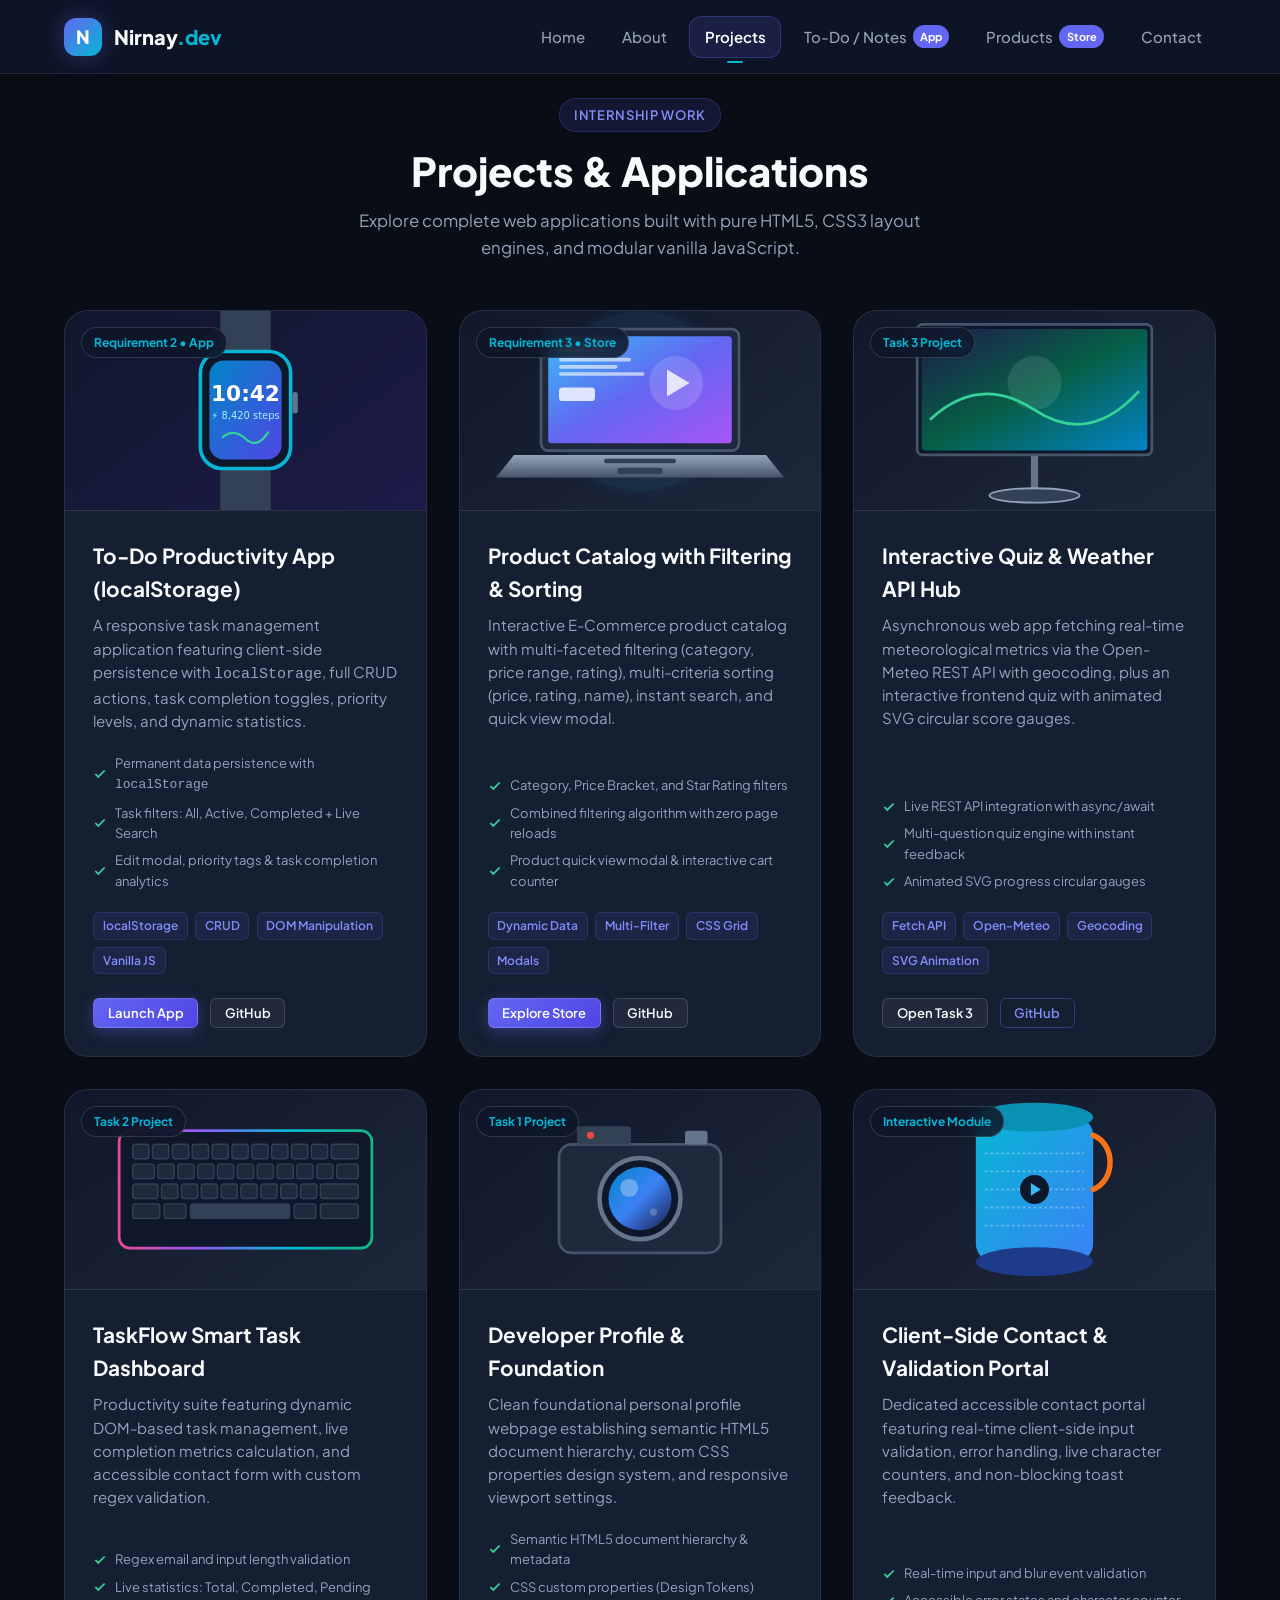
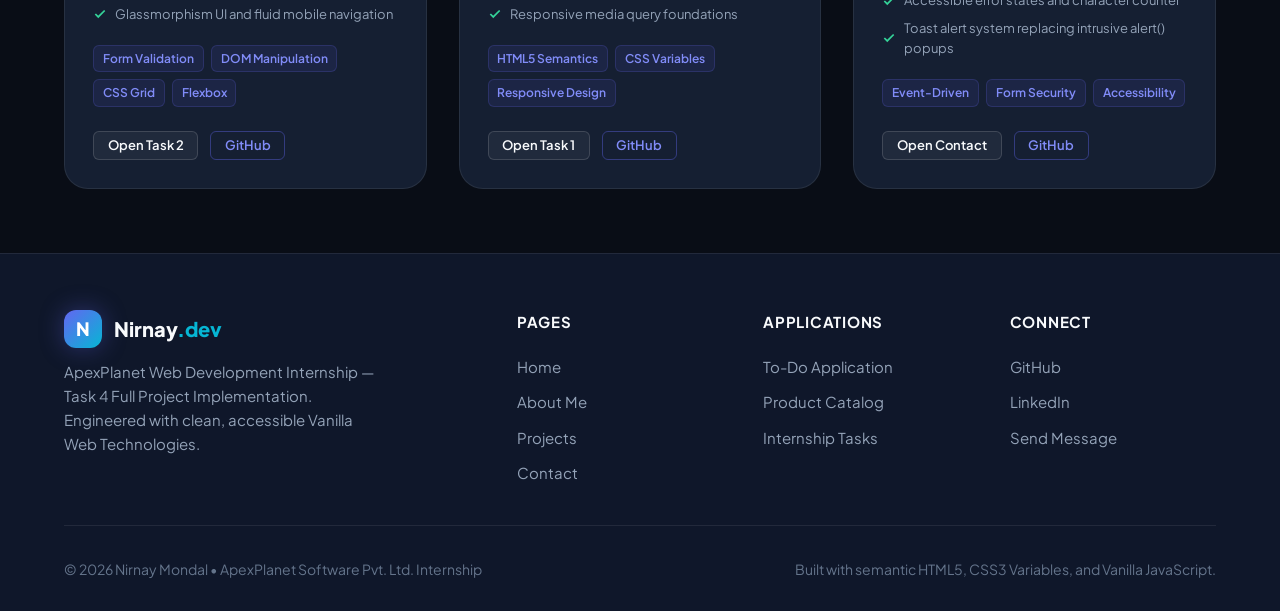
<file: projects.html>
<!DOCTYPE html>
<html lang="en">
<head>
  <meta charset="UTF-8">
  <meta name="viewport" content="width=device-width, initial-scale=1.0">
  <meta name="description" content="Nirnay Mondal - Projects and Engineering Showcase for ApexPlanet Web Development Internship.">
  <meta name="author" content="Nirnay Mondal">
  <title>Projects Showcase | Nirnay Mondal Portfolio</title>
  <link rel="stylesheet" href="css/styles.css">
  <link rel="icon" href="data:image/svg+xml,<svg xmlns=%22http://www.w3.org/2000/svg%22 viewBox=%220 0 100 100%22><text y=%22.9em%22 font-size=%2290%22>⚡</text></svg>">
</head>
<body>

  <!-- Site Navigation Header -->
  <header class="site-header" role="banner">
    <div class="container nav-container">
      <a href="index.html" class="brand-logo" aria-label="Nirnay Mondal Portfolio Home">
        <div class="brand-logo-icon">N</div>
        <div class="brand-logo-text">Nirnay<span>.dev</span></div>
      </a>

      <!-- Desktop Navigation Menu -->
      <nav class="nav-menu" role="navigation" aria-label="Main Navigation">
        <a href="index.html" class="nav-link">Home</a>
        <a href="about.html" class="nav-link">About</a>
        <a href="projects.html" class="nav-link">Projects</a>
        <a href="todo.html" class="nav-link">To-Do / Notes <span class="nav-badge">App</span></a>
        <a href="products.html" class="nav-link">Products <span class="nav-badge">Store</span></a>
        <a href="contact.html" class="nav-link">Contact</a>
      </nav>

      <!-- Mobile Hamburger Button -->
      <button class="nav-toggle" aria-label="Open navigation menu" aria-expanded="false">
        <span class="nav-toggle-bar"></span>
        <span class="nav-toggle-bar"></span>
        <span class="nav-toggle-bar"></span>
      </button>
    </div>
  </header>

  <!-- Main Content -->
  <main class="main-content">
    <div class="container">
      
      <!-- Section Header -->
      <div class="section-header">
        <span class="section-badge">Internship Work</span>
        <h1 class="section-title">Projects & Applications</h1>
        <p class="section-desc">
          Explore complete web applications built with pure HTML5, CSS3 layout engines, and modular vanilla JavaScript.
        </p>
      </div>

      <!-- Projects Grid -->
      <div class="projects-grid" id="tasks">

        <!-- Project 1: Requirement 2 To-Do App -->
        <article class="project-card">
          <div class="project-media">
            <img src="assets/images/smartwatch.svg" alt="To-Do Task Management App">
            <span class="project-badge">Requirement 2 • App</span>
          </div>
          <div class="project-body">
            <h3 class="project-title">To-Do Productivity App (localStorage)</h3>
            <p class="project-desc">
              A responsive task management application featuring client-side persistence with <code>localStorage</code>, full CRUD actions, task completion toggles, priority levels, and dynamic statistics.
            </p>
            <div class="project-features">
              <div class="project-feature-item">
                <svg width="14" height="14" viewBox="0 0 24 24" fill="none" stroke="currentColor" stroke-width="3"><polyline points="20 6 9 17 4 12"></polyline></svg>
                <span>Permanent data persistence with <code>localStorage</code></span>
              </div>
              <div class="project-feature-item">
                <svg width="14" height="14" viewBox="0 0 24 24" fill="none" stroke="currentColor" stroke-width="3"><polyline points="20 6 9 17 4 12"></polyline></svg>
                <span>Task filters: All, Active, Completed + Live Search</span>
              </div>
              <div class="project-feature-item">
                <svg width="14" height="14" viewBox="0 0 24 24" fill="none" stroke="currentColor" stroke-width="3"><polyline points="20 6 9 17 4 12"></polyline></svg>
                <span>Edit modal, priority tags & task completion analytics</span>
              </div>
            </div>
            <div class="project-tags">
              <span class="project-tag">localStorage</span>
              <span class="project-tag">CRUD</span>
              <span class="project-tag">DOM Manipulation</span>
              <span class="project-tag">Vanilla JS</span>
            </div>
            <div class="project-actions">
              <a href="todo.html" class="btn btn-primary btn-sm">Launch App</a>
              <a href="https://github.com/Nirnaywork2004" target="_blank" rel="noopener noreferrer" class="btn btn-secondary btn-sm">GitHub</a>
            </div>
          </div>
        </article>

        <!-- Project 2: Requirement 3 Product Listing -->
        <article class="project-card">
          <div class="project-media">
            <img src="assets/images/laptop.svg" alt="Dynamic Product Catalog & Filtering">
            <span class="project-badge">Requirement 3 • Store</span>
          </div>
          <div class="project-body">
            <h3 class="project-title">Product Catalog with Filtering & Sorting</h3>
            <p class="project-desc">
              Interactive E-Commerce product catalog with multi-faceted filtering (category, price range, rating), multi-criteria sorting (price, rating, name), instant search, and quick view modal.
            </p>
            <div class="project-features">
              <div class="project-feature-item">
                <svg width="14" height="14" viewBox="0 0 24 24" fill="none" stroke="currentColor" stroke-width="3"><polyline points="20 6 9 17 4 12"></polyline></svg>
                <span>Category, Price Bracket, and Star Rating filters</span>
              </div>
              <div class="project-feature-item">
                <svg width="14" height="14" viewBox="0 0 24 24" fill="none" stroke="currentColor" stroke-width="3"><polyline points="20 6 9 17 4 12"></polyline></svg>
                <span>Combined filtering algorithm with zero page reloads</span>
              </div>
              <div class="project-feature-item">
                <svg width="14" height="14" viewBox="0 0 24 24" fill="none" stroke="currentColor" stroke-width="3"><polyline points="20 6 9 17 4 12"></polyline></svg>
                <span>Product quick view modal & interactive cart counter</span>
              </div>
            </div>
            <div class="project-tags">
              <span class="project-tag">Dynamic Data</span>
              <span class="project-tag">Multi-Filter</span>
              <span class="project-tag">CSS Grid</span>
              <span class="project-tag">Modals</span>
            </div>
            <div class="project-actions">
              <a href="products.html" class="btn btn-primary btn-sm">Explore Store</a>
              <a href="https://github.com/Nirnaywork2004" target="_blank" rel="noopener noreferrer" class="btn btn-secondary btn-sm">GitHub</a>
            </div>
          </div>
        </article>

        <!-- Project 3: Task 3 Interactive Quiz & Weather API Hub -->
        <article class="project-card">
          <div class="project-media">
            <img src="assets/images/monitor.svg" alt="Task 3 Weather Forecast & Quiz Platform">
            <span class="project-badge">Task 3 Project</span>
          </div>
          <div class="project-body">
            <h3 class="project-title">Interactive Quiz & Weather API Hub</h3>
            <p class="project-desc">
              Asynchronous web app fetching real-time meteorological metrics via the Open-Meteo REST API with geocoding, plus an interactive frontend quiz with animated SVG circular score gauges.
            </p>
            <div class="project-features">
              <div class="project-feature-item">
                <svg width="14" height="14" viewBox="0 0 24 24" fill="none" stroke="currentColor" stroke-width="3"><polyline points="20 6 9 17 4 12"></polyline></svg>
                <span>Live REST API integration with async/await</span>
              </div>
              <div class="project-feature-item">
                <svg width="14" height="14" viewBox="0 0 24 24" fill="none" stroke="currentColor" stroke-width="3"><polyline points="20 6 9 17 4 12"></polyline></svg>
                <span>Multi-question quiz engine with instant feedback</span>
              </div>
              <div class="project-feature-item">
                <svg width="14" height="14" viewBox="0 0 24 24" fill="none" stroke="currentColor" stroke-width="3"><polyline points="20 6 9 17 4 12"></polyline></svg>
                <span>Animated SVG progress circular gauges</span>
              </div>
            </div>
            <div class="project-tags">
              <span class="project-tag">Fetch API</span>
              <span class="project-tag">Open-Meteo</span>
              <span class="project-tag">Geocoding</span>
              <span class="project-tag">SVG Animation</span>
            </div>
            <div class="project-actions">
              <a href="../Task 3/index.html" class="btn btn-secondary btn-sm">Open Task 3</a>
              <a href="https://github.com/Nirnaywork2004" target="_blank" rel="noopener noreferrer" class="btn btn-outline btn-sm">GitHub</a>
            </div>
          </div>
        </article>

        <!-- Project 4: Task 2 TaskFlow Dashboard -->
        <article class="project-card">
          <div class="project-media">
            <img src="assets/images/keyboard.svg" alt="Task 2 TaskFlow Productivity Dashboard">
            <span class="project-badge">Task 2 Project</span>
          </div>
          <div class="project-body">
            <h3 class="project-title">TaskFlow Smart Task Dashboard</h3>
            <p class="project-desc">
              Productivity suite featuring dynamic DOM-based task management, live completion metrics calculation, and accessible contact form with custom regex validation.
            </p>
            <div class="project-features">
              <div class="project-feature-item">
                <svg width="14" height="14" viewBox="0 0 24 24" fill="none" stroke="currentColor" stroke-width="3"><polyline points="20 6 9 17 4 12"></polyline></svg>
                <span>Regex email and input length validation</span>
              </div>
              <div class="project-feature-item">
                <svg width="14" height="14" viewBox="0 0 24 24" fill="none" stroke="currentColor" stroke-width="3"><polyline points="20 6 9 17 4 12"></polyline></svg>
                <span>Live statistics: Total, Completed, Pending</span>
              </div>
              <div class="project-feature-item">
                <svg width="14" height="14" viewBox="0 0 24 24" fill="none" stroke="currentColor" stroke-width="3"><polyline points="20 6 9 17 4 12"></polyline></svg>
                <span>Glassmorphism UI and fluid mobile navigation</span>
              </div>
            </div>
            <div class="project-tags">
              <span class="project-tag">Form Validation</span>
              <span class="project-tag">DOM Manipulation</span>
              <span class="project-tag">CSS Grid</span>
              <span class="project-tag">Flexbox</span>
            </div>
            <div class="project-actions">
              <a href="../Task 2/index.html" class="btn btn-secondary btn-sm">Open Task 2</a>
              <a href="https://github.com/Nirnaywork2004" target="_blank" rel="noopener noreferrer" class="btn btn-outline btn-sm">GitHub</a>
            </div>
          </div>
        </article>

        <!-- Project 5: Task 1 Developer Profile -->
        <article class="project-card">
          <div class="project-media">
            <img src="assets/images/camera.svg" alt="Task 1 Developer Profile Foundation">
            <span class="project-badge">Task 1 Project</span>
          </div>
          <div class="project-body">
            <h3 class="project-title">Developer Profile & Foundation</h3>
            <p class="project-desc">
              Clean foundational personal profile webpage establishing semantic HTML5 document hierarchy, custom CSS properties design system, and responsive viewport settings.
            </p>
            <div class="project-features">
              <div class="project-feature-item">
                <svg width="14" height="14" viewBox="0 0 24 24" fill="none" stroke="currentColor" stroke-width="3"><polyline points="20 6 9 17 4 12"></polyline></svg>
                <span>Semantic HTML5 document hierarchy & metadata</span>
              </div>
              <div class="project-feature-item">
                <svg width="14" height="14" viewBox="0 0 24 24" fill="none" stroke="currentColor" stroke-width="3"><polyline points="20 6 9 17 4 12"></polyline></svg>
                <span>CSS custom properties (Design Tokens)</span>
              </div>
              <div class="project-feature-item">
                <svg width="14" height="14" viewBox="0 0 24 24" fill="none" stroke="currentColor" stroke-width="3"><polyline points="20 6 9 17 4 12"></polyline></svg>
                <span>Responsive media query foundations</span>
              </div>
            </div>
            <div class="project-tags">
              <span class="project-tag">HTML5 Semantics</span>
              <span class="project-tag">CSS Variables</span>
              <span class="project-tag">Responsive Design</span>
            </div>
            <div class="project-actions">
              <a href="../Task 1/index.html" class="btn btn-secondary btn-sm">Open Task 1</a>
              <a href="https://github.com/Nirnaywork2004" target="_blank" rel="noopener noreferrer" class="btn btn-outline btn-sm">GitHub</a>
            </div>
          </div>
        </article>

        <!-- Project 6: Contact & Client Validation Portal -->
        <article class="project-card">
          <div class="project-media">
            <img src="assets/images/speaker.svg" alt="Client Contact Portal">
            <span class="project-badge">Interactive Module</span>
          </div>
          <div class="project-body">
            <h3 class="project-title">Client-Side Contact & Validation Portal</h3>
            <p class="project-desc">
              Dedicated accessible contact portal featuring real-time client-side input validation, error handling, live character counters, and non-blocking toast feedback.
            </p>
            <div class="project-features">
              <div class="project-feature-item">
                <svg width="14" height="14" viewBox="0 0 24 24" fill="none" stroke="currentColor" stroke-width="3"><polyline points="20 6 9 17 4 12"></polyline></svg>
                <span>Real-time input and blur event validation</span>
              </div>
              <div class="project-feature-item">
                <svg width="14" height="14" viewBox="0 0 24 24" fill="none" stroke="currentColor" stroke-width="3"><polyline points="20 6 9 17 4 12"></polyline></svg>
                <span>Accessible error states and character counter</span>
              </div>
              <div class="project-feature-item">
                <svg width="14" height="14" viewBox="0 0 24 24" fill="none" stroke="currentColor" stroke-width="3"><polyline points="20 6 9 17 4 12"></polyline></svg>
                <span>Toast alert system replacing intrusive alert() popups</span>
              </div>
            </div>
            <div class="project-tags">
              <span class="project-tag">Event-Driven</span>
              <span class="project-tag">Form Security</span>
              <span class="project-tag">Accessibility</span>
            </div>
            <div class="project-actions">
              <a href="contact.html" class="btn btn-secondary btn-sm">Open Contact</a>
              <a href="https://github.com/Nirnaywork2004" target="_blank" rel="noopener noreferrer" class="btn btn-outline btn-sm">GitHub</a>
            </div>
          </div>
        </article>

      </div>

    </div>
  </main>

  <!-- Global Footer -->
  <footer class="site-footer" role="contentinfo">
    <div class="container">
      <div class="footer-grid">
        <div class="footer-brand">
          <a href="index.html" class="brand-logo">
            <div class="brand-logo-icon">N</div>
            <div class="brand-logo-text">Nirnay<span>.dev</span></div>
          </a>
          <p>
            ApexPlanet Web Development Internship — Task 4 Full Project Implementation. Engineered with clean, accessible Vanilla Web Technologies.
          </p>
        </div>
        <div>
          <h4 class="footer-heading">Pages</h4>
          <ul class="footer-links">
            <li><a href="index.html">Home</a></li>
            <li><a href="about.html">About Me</a></li>
            <li><a href="projects.html">Projects</a></li>
            <li><a href="contact.html">Contact</a></li>
          </ul>
        </div>
        <div>
          <h4 class="footer-heading">Applications</h4>
          <ul class="footer-links">
            <li><a href="todo.html">To-Do Application</a></li>
            <li><a href="products.html">Product Catalog</a></li>
            <li><a href="projects.html#tasks">Internship Tasks</a></li>
          </ul>
        </div>
        <div>
          <h4 class="footer-heading">Connect</h4>
          <ul class="footer-links">
            <li><a href="https://github.com/Nirnaywork2004" target="_blank" rel="noopener noreferrer">GitHub</a></li>
            <li><a href="https://www.linkedin.com/in/nirnay-mondal-5b42a334a/" target="_blank" rel="noopener noreferrer">LinkedIn</a></li>
            <li><a href="contact.html">Send Message</a></li>
          </ul>
        </div>
      </div>
      <div class="footer-bottom">
        <div>&copy; 2026 Nirnay Mondal • ApexPlanet Software Pvt. Ltd. Internship</div>
        <div>Built with semantic HTML5, CSS3 Variables, and Vanilla JavaScript.</div>
      </div>
    </div>
  </footer>

  <!-- Scripts -->
  <script src="js/main.js"></script>
</body>
</html>
</file>
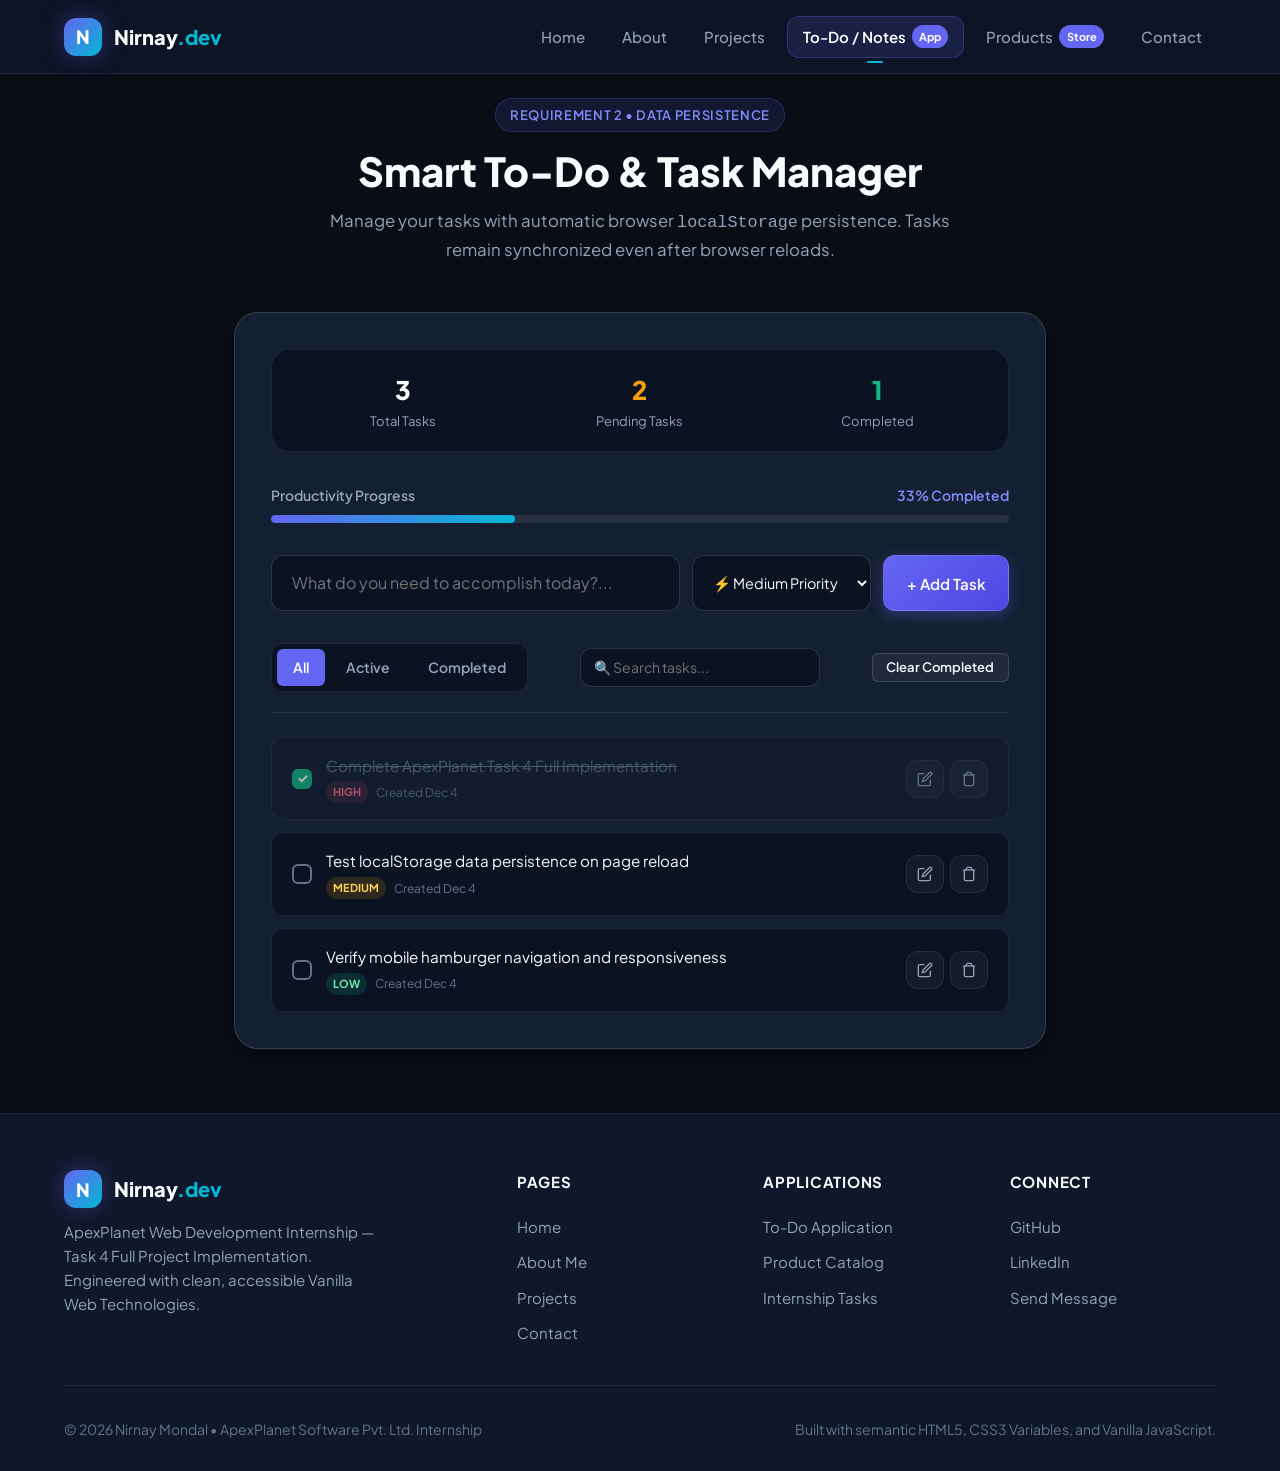
<file: todo.html>
<!DOCTYPE html>
<html lang="en">
<head>
  <meta charset="UTF-8">
  <meta name="viewport" content="width=device-width, initial-scale=1.0">
  <meta name="description" content="To-Do Productivity App with localStorage persistence, dynamic filters, and task management. Built for ApexPlanet Internship Task 4.">
  <meta name="author" content="Nirnay Mondal">
  <title>To-Do Application | LocalStorage Persistence</title>
  <link rel="stylesheet" href="css/styles.css">
  <link rel="icon" href="data:image/svg+xml,<svg xmlns=%22http://www.w3.org/2000/svg%22 viewBox=%220 0 100 100%22><text y=%22.9em%22 font-size=%2290%22>⚡</text></svg>">
</head>
<body>

  <!-- Site Navigation Header -->
  <header class="site-header" role="banner">
    <div class="container nav-container">
      <a href="index.html" class="brand-logo" aria-label="Nirnay Mondal Portfolio Home">
        <div class="brand-logo-icon">N</div>
        <div class="brand-logo-text">Nirnay<span>.dev</span></div>
      </a>

      <!-- Desktop Navigation Menu -->
      <nav class="nav-menu" role="navigation" aria-label="Main Navigation">
        <a href="index.html" class="nav-link">Home</a>
        <a href="about.html" class="nav-link">About</a>
        <a href="projects.html" class="nav-link">Projects</a>
        <a href="todo.html" class="nav-link">To-Do / Notes <span class="nav-badge">App</span></a>
        <a href="products.html" class="nav-link">Products <span class="nav-badge">Store</span></a>
        <a href="contact.html" class="nav-link">Contact</a>
      </nav>

      <!-- Mobile Hamburger Button -->
      <button class="nav-toggle" aria-label="Open navigation menu" aria-expanded="false">
        <span class="nav-toggle-bar"></span>
        <span class="nav-toggle-bar"></span>
        <span class="nav-toggle-bar"></span>
      </button>
    </div>
  </header>

  <!-- Main Content -->
  <main class="main-content">
    <div class="container todo-app-container">
      
      <!-- Section Header -->
      <div class="section-header">
        <span class="section-badge">Requirement 2 • Data Persistence</span>
        <h1 class="section-title">Smart To-Do & Task Manager</h1>
        <p class="section-desc">
          Manage your tasks with automatic browser <code>localStorage</code> persistence. Tasks remain synchronized even after browser reloads.
        </p>
      </div>

      <!-- Main To-Do Dashboard Card -->
      <div class="todo-dashboard">
        
        <!-- Live Task Statistics Bar -->
        <div class="todo-stats-bar">
          <div class="todo-stat-box">
            <span class="todo-stat-num" id="totalTasksCount">0</span>
            <span class="todo-stat-lbl">Total Tasks</span>
          </div>
          <div class="todo-stat-box">
            <span class="todo-stat-num" id="activeTasksCount" style="color: var(--accent-amber);">0</span>
            <span class="todo-stat-lbl">Pending Tasks</span>
          </div>
          <div class="todo-stat-box">
            <span class="todo-stat-num" id="completedTasksCount" style="color: var(--accent-emerald);">0</span>
            <span class="todo-stat-lbl">Completed</span>
          </div>
        </div>

        <!-- Task Completion Progress Bar -->
        <div class="todo-progress-wrapper">
          <div class="todo-progress-header">
            <span style="color: var(--text-secondary);">Productivity Progress</span>
            <span id="todoProgressText" style="color: var(--primary-light);">0% Completed</span>
          </div>
          <div class="todo-progress-bar">
            <div id="todoProgressFill" class="todo-progress-fill" style="width: 0%;"></div>
          </div>
        </div>

        <!-- Add Task Form -->
        <form id="todoForm" class="todo-form">
          <div class="todo-input-wrap">
            <input 
              type="text" 
              id="todoInput" 
              class="todo-input" 
              placeholder="What do you need to accomplish today?..." 
              autocomplete="off"
              aria-label="New task description"
            >
          </div>
          <select id="todoPriority" class="todo-priority-select" aria-label="Task priority">
            <option value="high">🔥 High Priority</option>
            <option value="medium" selected>⚡ Medium Priority</option>
            <option value="low">🌱 Low Priority</option>
          </select>
          <button type="submit" id="addTodoBtn" class="btn btn-primary">
            + Add Task
          </button>
        </form>

        <!-- Task Controls & Filters -->
        <div class="todo-controls">
          <!-- Filter Tabs -->
          <div class="todo-filter-tabs" role="tablist">
            <button type="button" class="todo-filter-btn active" data-filter="all" role="tab" aria-selected="true">All</button>
            <button type="button" class="todo-filter-btn" data-filter="active" role="tab" aria-selected="false">Active</button>
            <button type="button" class="todo-filter-btn" data-filter="completed" role="tab" aria-selected="false">Completed</button>
          </div>

          <!-- Search in tasks -->
          <div style="flex: 1; max-width: 240px; min-width: 160px;">
            <input 
              type="text" 
              id="todoSearchInput" 
              class="form-control" 
              placeholder="🔍 Search tasks..." 
              style="padding: 0.45rem 0.85rem; font-size: 0.875rem;"
              aria-label="Filter tasks by search text"
            >
          </div>

          <!-- Clear Completed Button -->
          <button type="button" id="clearCompletedBtn" class="btn btn-secondary btn-sm">
            Clear Completed
          </button>
        </div>

        <!-- Tasks List Container -->
        <div id="todoList" class="todo-list" aria-live="polite">
          <!-- Rendered dynamically by todo.js -->
        </div>

      </div>

    </div>
  </main>

  <!-- Edit Task Modal -->
  <div id="editModal" class="modal-backdrop" role="dialog" aria-modal="true" aria-labelledby="editModalTitle">
    <div class="modal-card">
      <div class="modal-header">
        <h3 id="editModalTitle" class="modal-title">Edit Task</h3>
        <button type="button" class="btn-icon modal-close-btn" aria-label="Close edit dialog">&times;</button>
      </div>
      <form id="editTaskForm">
        <div class="form-group">
          <label for="editTaskInput" class="form-label">Task Description</label>
          <input type="text" id="editTaskInput" class="form-control" required>
        </div>
        <div class="form-group">
          <label for="editTaskPriority" class="form-label">Priority Level</label>
          <select id="editTaskPriority" class="form-control">
            <option value="high">High Priority</option>
            <option value="medium">Medium Priority</option>
            <option value="low">Low Priority</option>
          </select>
        </div>
        <div class="modal-footer">
          <button type="button" class="btn btn-secondary modal-close-btn">Cancel</button>
          <button type="submit" class="btn btn-primary">Save Changes</button>
        </div>
      </form>
    </div>
  </div>

  <!-- Confirmation Modal -->
  <div id="confirmModal" class="modal-backdrop" role="dialog" aria-modal="true" aria-labelledby="confirmModalTitle">
    <div class="modal-card">
      <div class="modal-header">
        <h3 id="confirmModalTitle" class="modal-title">Confirmation</h3>
        <button type="button" class="btn-icon modal-close-btn" aria-label="Close confirmation dialog">&times;</button>
      </div>
      <p id="confirmModalMessage" style="color: var(--text-secondary); margin-bottom: 1.5rem;"></p>
      <div class="modal-footer">
        <button type="button" class="btn btn-secondary modal-close-btn">Cancel</button>
        <button type="button" id="confirmActionBtn" class="btn btn-danger">Confirm</button>
      </div>
    </div>
  </div>

  <!-- Global Footer -->
  <footer class="site-footer" role="contentinfo">
    <div class="container">
      <div class="footer-grid">
        <div class="footer-brand">
          <a href="index.html" class="brand-logo">
            <div class="brand-logo-icon">N</div>
            <div class="brand-logo-text">Nirnay<span>.dev</span></div>
          </a>
          <p>
            ApexPlanet Web Development Internship — Task 4 Full Project Implementation. Engineered with clean, accessible Vanilla Web Technologies.
          </p>
        </div>
        <div>
          <h4 class="footer-heading">Pages</h4>
          <ul class="footer-links">
            <li><a href="index.html">Home</a></li>
            <li><a href="about.html">About Me</a></li>
            <li><a href="projects.html">Projects</a></li>
            <li><a href="contact.html">Contact</a></li>
          </ul>
        </div>
        <div>
          <h4 class="footer-heading">Applications</h4>
          <ul class="footer-links">
            <li><a href="todo.html">To-Do Application</a></li>
            <li><a href="products.html">Product Catalog</a></li>
            <li><a href="projects.html#tasks">Internship Tasks</a></li>
          </ul>
        </div>
        <div>
          <h4 class="footer-heading">Connect</h4>
          <ul class="footer-links">
            <li><a href="https://github.com/Nirnaywork2004" target="_blank" rel="noopener noreferrer">GitHub</a></li>
            <li><a href="https://www.linkedin.com/in/nirnay-mondal-5b42a334a/" target="_blank" rel="noopener noreferrer">LinkedIn</a></li>
            <li><a href="contact.html">Send Message</a></li>
          </ul>
        </div>
      </div>
      <div class="footer-bottom">
        <div>&copy; 2026 Nirnay Mondal • ApexPlanet Software Pvt. Ltd. Internship</div>
        <div>Built with semantic HTML5, CSS3 Variables, and Vanilla JavaScript.</div>
      </div>
    </div>
  </footer>

  <!-- Scripts -->
  <script src="js/main.js"></script>
  <script src="js/todo.js"></script>
</body>
</html>
</file>
<file: css/styles.css>
/* ============================================================
   APEXPLANET WEB DEVELOPMENT INTERNSHIP - TASK 4
   DESIGN SYSTEM & GLOBAL STYLESHEET
   Developer: Nirnay Mondal
   ============================================================ */

@import url('https://fonts.googleapis.com/css2?family=Inter:wght@300;400;500;600;700&family=Plus+Jakarta+Sans:wght@400;500;600;700;800&display=swap');

/* --- CSS Variables & Design Tokens --- */
:root {
  /* Color Palette */
  --bg-main: #090d16;
  --bg-surface: #0f172a;
  --bg-card: #151f32;
  --bg-card-hover: #1c2a44;
  --bg-glass: rgba(15, 23, 42, 0.85);
  --bg-glass-card: rgba(21, 31, 50, 0.7);
  --bg-input: #0b1322;

  /* Accent Colors */
  --primary: #6366f1;
  --primary-light: #818cf8;
  --primary-dark: #4f46e5;
  --primary-glow: rgba(99, 102, 241, 0.25);

  --accent-cyan: #06b6d4;
  --accent-cyan-glow: rgba(6, 182, 212, 0.2);
  --accent-purple: #a855f7;
  --accent-emerald: #10b981;
  --accent-amber: #f59e0b;
  --accent-rose: #f43f5e;

  /* Text Colors */
  --text-primary: #f8fafc;
  --text-secondary: #94a3b8;
  --text-muted: #64748b;
  --text-inverse: #090d16;

  /* Borders & Dividers */
  --border-subtle: rgba(255, 255, 255, 0.08);
  --border-light: rgba(255, 255, 255, 0.14);
  --border-focus: #6366f1;
  --border-accent: rgba(99, 102, 241, 0.4);

  /* Shadows */
  --shadow-sm: 0 2px 8px rgba(0, 0, 0, 0.25);
  --shadow-md: 0 8px 24px -4px rgba(0, 0, 0, 0.4);
  --shadow-lg: 0 16px 36px -6px rgba(0, 0, 0, 0.55);
  --shadow-glow: 0 0 24px rgba(99, 102, 241, 0.35);

  /* Border Radius */
  --radius-sm: 6px;
  --radius-md: 12px;
  --radius-lg: 18px;
  --radius-xl: 24px;
  --radius-full: 9999px;

  /* Transitions */
  --transition-fast: 0.15s ease;
  --transition-base: 0.25s cubic-bezier(0.4, 0, 0.2, 1);
  --transition-slow: 0.4s cubic-bezier(0.4, 0, 0.2, 1);

  /* Layout */
  --container-max: 1200px;
  --nav-height: 74px;
}

/* --- Base & Reset --- */
*, *::before, *::after {
  box-sizing: border-box;
  margin: 0;
  padding: 0;
}

html {
  scroll-behavior: smooth;
  font-size: 16px;
  color-scheme: dark;
}

body {
  font-family: 'Plus Jakarta Sans', 'Inter', -apple-system, BlinkMacSystemFont, 'Segoe UI', Roboto, sans-serif;
  background-color: var(--bg-main);
  color: var(--text-primary);
  line-height: 1.6;
  min-height: 100vh;
  display: flex;
  flex-direction: column;
  overflow-x: hidden;
  -webkit-font-smoothing: antialiased;
}

/* Accessible focus ring */
:focus-visible {
  outline: 2px solid var(--primary-light);
  outline-offset: 3px;
}

a {
  color: inherit;
  text-decoration: none;
  transition: color var(--transition-fast);
}

img, svg {
  display: block;
  max-width: 100%;
  height: auto;
}

button, input, textarea, select {
  font: inherit;
  color: inherit;
}

button {
  cursor: pointer;
  border: none;
  background: none;
}

ul, ol {
  list-style: none;
}

/* --- Container & Utilities --- */
.container {
  width: 100%;
  max-width: var(--container-max);
  margin-left: auto;
  margin-right: auto;
  padding-left: 1.5rem;
  padding-right: 1.5rem;
}

.main-content {
  flex: 1 0 auto;
  padding-top: calc(var(--nav-height) + 1.5rem);
  padding-bottom: 4rem;
}

.text-gradient {
  background: linear-gradient(135deg, #ffffff 20%, #a5b4fc 60%, #38bdf8 100%);
  -webkit-background-clip: text;
  -webkit-text-fill-color: transparent;
}

.text-gradient-accent {
  background: linear-gradient(135deg, var(--primary-light) 0%, var(--accent-cyan) 100%);
  -webkit-background-clip: text;
  -webkit-text-fill-color: transparent;
}

.section-header {
  text-align: center;
  margin-bottom: 3rem;
}

.section-badge {
  display: inline-flex;
  align-items: center;
  gap: 0.5rem;
  padding: 0.35rem 0.9rem;
  border-radius: var(--radius-full);
  background: rgba(99, 102, 241, 0.12);
  border: 1px solid rgba(99, 102, 241, 0.25);
  color: var(--primary-light);
  font-size: 0.8125rem;
  font-weight: 600;
  text-transform: uppercase;
  letter-spacing: 0.05em;
  margin-bottom: 0.875rem;
}

.section-title {
  font-size: clamp(1.85rem, 3.5vw, 2.5rem);
  font-weight: 800;
  color: var(--text-primary);
  line-height: 1.25;
  margin-bottom: 0.75rem;
}

.section-desc {
  font-size: 1.05rem;
  color: var(--text-secondary);
  max-width: 620px;
  margin-left: auto;
  margin-right: auto;
}

/* --- Navigation Header --- */
.site-header {
  position: fixed;
  top: 0;
  left: 0;
  right: 0;
  height: var(--nav-height);
  background: var(--bg-glass);
  backdrop-filter: blur(16px);
  -webkit-backdrop-filter: blur(16px);
  border-bottom: 1px solid var(--border-subtle);
  z-index: 1000;
  transition: background var(--transition-base), box-shadow var(--transition-base);
}

.site-header.scrolled {
  background: rgba(9, 13, 22, 0.95);
  box-shadow: var(--shadow-md);
  border-bottom-color: var(--border-light);
}

.nav-container {
  display: flex;
  align-items: center;
  justify-content: space-between;
  height: 100%;
}

.brand-logo {
  display: flex;
  align-items: center;
  gap: 0.75rem;
  font-size: 1.25rem;
  font-weight: 800;
  color: var(--text-primary);
}

.brand-logo-icon {
  width: 38px;
  height: 38px;
  border-radius: var(--radius-md);
  background: linear-gradient(135deg, var(--primary) 0%, var(--accent-cyan) 100%);
  display: flex;
  align-items: center;
  justify-content: center;
  color: #ffffff;
  font-weight: 800;
  font-size: 1.15rem;
  box-shadow: var(--shadow-glow);
}

.brand-logo-text span {
  color: var(--accent-cyan);
}

.nav-menu {
  display: flex;
  align-items: center;
  gap: 0.5rem;
}

.nav-link {
  position: relative;
  display: inline-flex;
  align-items: center;
  gap: 0.4rem;
  padding: 0.5rem 0.9rem;
  border-radius: var(--radius-md);
  color: var(--text-secondary);
  font-size: 0.9375rem;
  font-weight: 500;
  transition: all var(--transition-fast);
}

.nav-link:hover {
  color: var(--text-primary);
  background: rgba(255, 255, 255, 0.05);
}

.nav-link.active {
  color: #ffffff;
  background: rgba(99, 102, 241, 0.15);
  border: 1px solid rgba(99, 102, 241, 0.3);
  font-weight: 600;
}

.nav-link.active::after {
  content: '';
  position: absolute;
  bottom: -6px;
  left: 50%;
  transform: translateX(-50%);
  width: 16px;
  height: 2px;
  border-radius: var(--radius-full);
  background: var(--accent-cyan);
}

.nav-badge {
  font-size: 0.6875rem;
  padding: 0.15rem 0.45rem;
  border-radius: var(--radius-full);
  background: var(--primary);
  color: #ffffff;
  font-weight: 700;
}

/* Hamburger Toggle Button */
.nav-toggle {
  display: none;
  flex-direction: column;
  justify-content: center;
  align-items: center;
  gap: 5px;
  width: 42px;
  height: 42px;
  border-radius: var(--radius-md);
  background: rgba(255, 255, 255, 0.04);
  border: 1px solid var(--border-subtle);
  color: var(--text-primary);
  z-index: 1001;
  transition: all var(--transition-fast);
}

.nav-toggle:hover {
  background: rgba(255, 255, 255, 0.08);
}

.nav-toggle-bar {
  width: 20px;
  height: 2px;
  background-color: var(--text-primary);
  border-radius: 2px;
  transition: transform var(--transition-base), opacity var(--transition-base);
}

.nav-toggle[aria-expanded="true"] .nav-toggle-bar:nth-child(1) {
  transform: translateY(7px) rotate(45deg);
}

.nav-toggle[aria-expanded="true"] .nav-toggle-bar:nth-child(2) {
  opacity: 0;
}

.nav-toggle[aria-expanded="true"] .nav-toggle-bar:nth-child(3) {
  transform: translateY(-7px) rotate(-45deg);
}

.mobile-overlay {
  display: none;
  position: fixed;
  inset: 0;
  background: rgba(4, 7, 13, 0.7);
  backdrop-filter: blur(8px);
  -webkit-backdrop-filter: blur(8px);
  z-index: 998;
  opacity: 0;
  pointer-events: none;
  transition: opacity var(--transition-base);
}

.mobile-overlay.active {
  opacity: 1;
  pointer-events: auto;
}

/* --- Buttons --- */
.btn {
  display: inline-flex;
  align-items: center;
  justify-content: center;
  gap: 0.5rem;
  padding: 0.7rem 1.4rem;
  border-radius: var(--radius-md);
  font-size: 0.9375rem;
  font-weight: 600;
  line-height: 1;
  transition: all var(--transition-base);
  user-select: none;
  text-align: center;
}

.btn-primary {
  background: linear-gradient(135deg, var(--primary) 0%, var(--primary-dark) 100%);
  color: #ffffff;
  box-shadow: 0 4px 14px rgba(99, 102, 241, 0.35);
  border: 1px solid rgba(255, 255, 255, 0.15);
}

.btn-primary:hover {
  background: linear-gradient(135deg, var(--primary-light) 0%, var(--primary) 100%);
  box-shadow: 0 6px 20px rgba(99, 102, 241, 0.5);
  transform: translateY(-1px);
}

.btn-secondary {
  background: rgba(255, 255, 255, 0.05);
  border: 1px solid var(--border-light);
  color: var(--text-primary);
}

.btn-secondary:hover {
  background: rgba(255, 255, 255, 0.1);
  border-color: rgba(255, 255, 255, 0.25);
  transform: translateY(-1px);
}

.btn-accent {
  background: linear-gradient(135deg, var(--accent-cyan) 0%, #0284c7 100%);
  color: #ffffff;
  box-shadow: 0 4px 14px rgba(6, 182, 212, 0.35);
}

.btn-accent:hover {
  box-shadow: 0 6px 20px rgba(6, 182, 212, 0.5);
  transform: translateY(-1px);
}

.btn-outline {
  background: transparent;
  border: 1px solid rgba(99, 102, 241, 0.4);
  color: var(--primary-light);
}

.btn-outline:hover {
  background: rgba(99, 102, 241, 0.1);
  border-color: var(--primary);
}

.btn-danger {
  background: rgba(244, 63, 94, 0.12);
  border: 1px solid rgba(244, 63, 94, 0.3);
  color: #fb7185;
}

.btn-danger:hover {
  background: var(--accent-rose);
  color: #ffffff;
  border-color: var(--accent-rose);
}

.btn-sm {
  padding: 0.45rem 0.85rem;
  font-size: 0.8125rem;
  border-radius: var(--radius-sm);
}

.btn-lg {
  padding: 0.9rem 1.8rem;
  font-size: 1.05rem;
  border-radius: var(--radius-lg);
}

.btn-icon {
  width: 38px;
  height: 38px;
  padding: 0;
  border-radius: var(--radius-md);
  display: inline-flex;
  align-items: center;
  justify-content: center;
  background: rgba(255, 255, 255, 0.04);
  border: 1px solid var(--border-subtle);
  color: var(--text-secondary);
  transition: all var(--transition-fast);
}

.btn-icon:hover {
  background: rgba(255, 255, 255, 0.1);
  color: var(--text-primary);
  border-color: var(--border-light);
}

/* --- Global Footer --- */
.site-footer {
  background: var(--bg-surface);
  border-top: 1px solid var(--border-subtle);
  padding: 3.5rem 0 2rem;
  margin-top: auto;
}

.footer-grid {
  display: grid;
  grid-template-columns: 2fr 1fr 1fr 1fr;
  gap: 2.5rem;
  margin-bottom: 2.5rem;
}

.footer-brand p {
  color: var(--text-secondary);
  font-size: 0.9375rem;
  margin-top: 0.75rem;
  max-width: 320px;
}

.footer-heading {
  font-size: 0.9375rem;
  font-weight: 700;
  color: var(--text-primary);
  text-transform: uppercase;
  letter-spacing: 0.05em;
  margin-bottom: 1.25rem;
}

.footer-links {
  display: flex;
  flex-direction: column;
  gap: 0.6rem;
}

.footer-links a {
  color: var(--text-secondary);
  font-size: 0.9375rem;
  transition: color var(--transition-fast);
}

.footer-links a:hover {
  color: var(--primary-light);
}

.footer-socials {
  display: flex;
  gap: 0.75rem;
}

.footer-bottom {
  padding-top: 2rem;
  border-top: 1px solid var(--border-subtle);
  display: flex;
  justify-content: space-between;
  align-items: center;
  flex-wrap: wrap;
  gap: 1rem;
  font-size: 0.875rem;
  color: var(--text-muted);
}

/* --- Hero Section (Home) --- */
.hero-section {
  padding: 3rem 0 5rem;
  position: relative;
}

.hero-grid {
  display: grid;
  grid-template-columns: 1.2fr 0.8fr;
  gap: 3.5rem;
  align-items: center;
}

.hero-content {
  display: flex;
  flex-direction: column;
  align-items: flex-start;
}

.hero-badge {
  display: inline-flex;
  align-items: center;
  gap: 0.5rem;
  padding: 0.4rem 1rem;
  border-radius: var(--radius-full);
  background: rgba(16, 185, 129, 0.1);
  border: 1px solid rgba(16, 185, 129, 0.25);
  color: #34d399;
  font-size: 0.875rem;
  font-weight: 600;
  margin-bottom: 1.5rem;
}

.hero-badge-dot {
  width: 8px;
  height: 8px;
  border-radius: 50%;
  background: #10b981;
  box-shadow: 0 0 10px #10b981;
  animation: pulse-dot 2s infinite;
}

@keyframes pulse-dot {
  0% { transform: scale(0.95); opacity: 0.8; }
  50% { transform: scale(1.2); opacity: 1; }
  100% { transform: scale(0.95); opacity: 0.8; }
}

.hero-title {
  font-size: clamp(2.4rem, 5vw, 3.8rem);
  font-weight: 800;
  line-height: 1.15;
  letter-spacing: -0.02em;
  margin-bottom: 1.25rem;
}

.hero-subtitle {
  font-size: 1.15rem;
  color: var(--text-secondary);
  line-height: 1.6;
  margin-bottom: 2rem;
  max-width: 580px;
}

.hero-actions {
  display: flex;
  flex-wrap: wrap;
  gap: 1rem;
  margin-bottom: 2.5rem;
}

.hero-tech-stack {
  display: flex;
  align-items: center;
  gap: 0.75rem;
  flex-wrap: wrap;
  padding-top: 1.5rem;
  border-top: 1px solid var(--border-subtle);
  width: 100%;
}

.hero-tech-label {
  font-size: 0.8125rem;
  color: var(--text-muted);
  font-weight: 600;
  text-transform: uppercase;
  letter-spacing: 0.05em;
}

.tech-pills {
  display: flex;
  flex-wrap: wrap;
  gap: 0.5rem;
}

.tech-pill {
  padding: 0.25rem 0.65rem;
  border-radius: var(--radius-full);
  background: rgba(255, 255, 255, 0.04);
  border: 1px solid var(--border-subtle);
  font-size: 0.8125rem;
  color: var(--text-secondary);
}

/* Hero Visual / Card */
.hero-visual {
  position: relative;
}

.developer-card {
  position: relative;
  background: linear-gradient(145deg, var(--bg-card), var(--bg-surface));
  border: 1px solid var(--border-light);
  border-radius: var(--radius-xl);
  padding: 2rem;
  box-shadow: var(--shadow-lg), 0 0 40px rgba(99, 102, 241, 0.15);
  display: flex;
  flex-direction: column;
  align-items: center;
  text-align: center;
}

.dev-avatar-wrapper {
  position: relative;
  width: 130px;
  height: 130px;
  margin-bottom: 1.5rem;
}

.dev-avatar {
  width: 100%;
  height: 100%;
  border-radius: 50%;
  object-fit: cover;
  border: 3px solid var(--primary);
  box-shadow: var(--shadow-glow);
}

.dev-avatar-placeholder {
  width: 100%;
  height: 100%;
  border-radius: 50%;
  background: linear-gradient(135deg, var(--primary) 0%, var(--accent-cyan) 100%);
  display: flex;
  align-items: center;
  justify-content: center;
  font-size: 3rem;
  font-weight: 800;
  color: #ffffff;
  border: 3px solid var(--primary-light);
}

.dev-status-badge {
  position: absolute;
  bottom: 4px;
  right: 4px;
  background: var(--bg-surface);
  border: 2px solid var(--bg-card);
  border-radius: var(--radius-full);
  padding: 0.2rem 0.6rem;
  display: flex;
  align-items: center;
  gap: 0.35rem;
  font-size: 0.75rem;
  color: #34d399;
  font-weight: 600;
}

.dev-name {
  font-size: 1.45rem;
  font-weight: 700;
  color: var(--text-primary);
  margin-bottom: 0.25rem;
}

.dev-role {
  font-size: 0.9375rem;
  color: var(--accent-cyan);
  font-weight: 500;
  margin-bottom: 1.25rem;
}

.dev-metrics {
  display: grid;
  grid-template-columns: repeat(3, 1fr);
  gap: 1rem;
  width: 100%;
  padding-top: 1.25rem;
  border-top: 1px solid var(--border-subtle);
}

.dev-metric-item {
  display: flex;
  flex-direction: column;
}

.dev-metric-value {
  font-size: 1.35rem;
  font-weight: 800;
  color: var(--text-primary);
}

.dev-metric-label {
  font-size: 0.75rem;
  color: var(--text-muted);
  font-weight: 500;
}

/* --- Feature Highlights & Grids --- */
.stats-strip {
  display: grid;
  grid-template-columns: repeat(4, 1fr);
  gap: 1.5rem;
  margin-top: 4rem;
  margin-bottom: 5rem;
}

.stat-card {
  background: var(--bg-card);
  border: 1px solid var(--border-subtle);
  border-radius: var(--radius-lg);
  padding: 1.75rem 1.5rem;
  display: flex;
  align-items: center;
  gap: 1.25rem;
  transition: transform var(--transition-base), border-color var(--transition-base);
}

.stat-card:hover {
  transform: translateY(-3px);
  border-color: var(--border-accent);
}

.stat-icon {
  width: 48px;
  height: 48px;
  border-radius: var(--radius-md);
  background: rgba(99, 102, 241, 0.12);
  display: flex;
  align-items: center;
  justify-content: center;
  color: var(--primary-light);
  font-size: 1.5rem;
  flex-shrink: 0;
}

.stat-info {
  display: flex;
  flex-direction: column;
}

.stat-number {
  font-size: 1.6rem;
  font-weight: 800;
  color: var(--text-primary);
}

.stat-title {
  font-size: 0.875rem;
  color: var(--text-secondary);
}

/* --- Project Cards (Showcase) --- */
.projects-grid {
  display: grid;
  grid-template-columns: repeat(auto-fit, minmax(340px, 1fr));
  gap: 2rem;
}

.project-card {
  background: var(--bg-card);
  border: 1px solid var(--border-subtle);
  border-radius: var(--radius-xl);
  overflow: hidden;
  display: flex;
  flex-direction: column;
  transition: transform var(--transition-base), border-color var(--transition-base), box-shadow var(--transition-base);
}

.project-card:hover {
  transform: translateY(-6px);
  border-color: var(--border-accent);
  box-shadow: var(--shadow-lg), 0 0 30px rgba(99, 102, 241, 0.2);
}

.project-media {
  position: relative;
  height: 200px;
  background: linear-gradient(135deg, #1e293b, #0f172a);
  display: flex;
  align-items: center;
  justify-content: center;
  overflow: hidden;
  border-bottom: 1px solid var(--border-subtle);
}

.project-media svg, .project-media img {
  width: 100%;
  height: 100%;
  object-fit: cover;
  transition: transform var(--transition-slow);
}

.project-card:hover .project-media svg,
.project-card:hover .project-media img {
  transform: scale(1.05);
}

.project-badge {
  position: absolute;
  top: 1rem;
  left: 1rem;
  padding: 0.3rem 0.75rem;
  border-radius: var(--radius-full);
  background: rgba(15, 23, 42, 0.85);
  backdrop-filter: blur(8px);
  border: 1px solid var(--border-light);
  font-size: 0.75rem;
  font-weight: 700;
  color: var(--accent-cyan);
}

.project-body {
  padding: 1.75rem;
  display: flex;
  flex-direction: column;
  flex: 1;
}

.project-title {
  font-size: 1.3rem;
  font-weight: 700;
  color: var(--text-primary);
  margin-bottom: 0.5rem;
}

.project-desc {
  font-size: 0.9375rem;
  color: var(--text-secondary);
  line-height: 1.55;
  margin-bottom: 1.25rem;
  flex-grow: 1;
}

.project-features {
  margin-bottom: 1.25rem;
  display: flex;
  flex-direction: column;
  gap: 0.4rem;
}

.project-feature-item {
  display: flex;
  align-items: center;
  gap: 0.5rem;
  font-size: 0.8125rem;
  color: var(--text-secondary);
}

.project-feature-item svg {
  color: #34d399;
  flex-shrink: 0;
}

.project-tags {
  display: flex;
  flex-wrap: wrap;
  gap: 0.45rem;
  margin-bottom: 1.5rem;
}

.project-tag {
  font-size: 0.75rem;
  font-weight: 600;
  padding: 0.2rem 0.55rem;
  border-radius: var(--radius-sm);
  background: rgba(99, 102, 241, 0.1);
  color: var(--primary-light);
  border: 1px solid rgba(99, 102, 241, 0.2);
}

.project-actions {
  display: flex;
  gap: 0.75rem;
  margin-top: auto;
}

/* --- About Page Styles --- */
.about-grid {
  display: grid;
  grid-template-columns: 1fr 1.2fr;
  gap: 3.5rem;
  align-items: start;
  margin-bottom: 4.5rem;
}

.about-profile-card {
  background: var(--bg-card);
  border: 1px solid var(--border-light);
  border-radius: var(--radius-xl);
  padding: 2.25rem;
  text-align: center;
  position: sticky;
  top: calc(var(--nav-height) + 2rem);
}

.about-bio-section {
  display: flex;
  flex-direction: column;
  gap: 1.5rem;
}

.bio-text {
  font-size: 1.05rem;
  color: var(--text-secondary);
  line-height: 1.7;
}

.highlight-box {
  background: rgba(99, 102, 241, 0.08);
  border-left: 4px solid var(--primary);
  border-radius: 0 var(--radius-md) var(--radius-md) 0;
  padding: 1.25rem 1.5rem;
  font-size: 0.95rem;
  color: var(--text-primary);
}

/* Skill Cards Grid */
.skills-categories-grid {
  display: grid;
  grid-template-columns: repeat(auto-fit, minmax(280px, 1fr));
  gap: 1.5rem;
  margin-bottom: 4rem;
}

.skill-category-card {
  background: var(--bg-card);
  border: 1px solid var(--border-subtle);
  border-radius: var(--radius-lg);
  padding: 1.75rem;
  transition: transform var(--transition-base), border-color var(--transition-base);
}

.skill-category-card:hover {
  transform: translateY(-4px);
  border-color: var(--border-accent);
}

.skill-category-header {
  display: flex;
  align-items: center;
  gap: 0.75rem;
  margin-bottom: 1.25rem;
}

.skill-cat-icon {
  width: 40px;
  height: 40px;
  border-radius: var(--radius-md);
  display: flex;
  align-items: center;
  justify-content: center;
  background: rgba(99, 102, 241, 0.12);
  color: var(--primary-light);
}

.skill-cat-title {
  font-size: 1.15rem;
  font-weight: 700;
  color: var(--text-primary);
}

.skill-items-list {
  display: flex;
  flex-direction: column;
  gap: 1rem;
}

.skill-item {
  display: flex;
  flex-direction: column;
  gap: 0.4rem;
}

.skill-item-info {
  display: flex;
  justify-content: space-between;
  font-size: 0.875rem;
  font-weight: 600;
}

.skill-item-name {
  color: var(--text-primary);
}

.skill-item-level {
  color: var(--accent-cyan);
}

.skill-progress-bar {
  width: 100%;
  height: 6px;
  background: rgba(255, 255, 255, 0.06);
  border-radius: var(--radius-full);
  overflow: hidden;
}

.skill-progress-fill {
  height: 100%;
  border-radius: var(--radius-full);
  background: linear-gradient(90deg, var(--primary) 0%, var(--accent-cyan) 100%);
  transition: width 1s ease-out;
}

/* Timeline */
.timeline {
  position: relative;
  padding-left: 2rem;
  margin-top: 2rem;
}

.timeline::before {
  content: '';
  position: absolute;
  top: 0;
  bottom: 0;
  left: 7px;
  width: 2px;
  background: var(--border-light);
}

.timeline-item {
  position: relative;
  margin-bottom: 2.5rem;
}

.timeline-dot {
  position: absolute;
  left: -2rem;
  top: 4px;
  width: 16px;
  height: 16px;
  border-radius: 50%;
  background: var(--bg-surface);
  border: 3px solid var(--primary-light);
}

.timeline-content {
  background: var(--bg-card);
  border: 1px solid var(--border-subtle);
  border-radius: var(--radius-lg);
  padding: 1.5rem;
}

.timeline-date {
  font-size: 0.8125rem;
  font-weight: 700;
  color: var(--accent-cyan);
  text-transform: uppercase;
  letter-spacing: 0.05em;
  margin-bottom: 0.35rem;
}

.timeline-title {
  font-size: 1.15rem;
  font-weight: 700;
  color: var(--text-primary);
  margin-bottom: 0.5rem;
}

/* --- Contact Page Styles --- */
.contact-layout {
  display: grid;
  grid-template-columns: 0.9fr 1.1fr;
  gap: 3.5rem;
  align-items: start;
}

.contact-info-cards {
  display: flex;
  flex-direction: column;
  gap: 1.25rem;
}

.contact-card {
  background: var(--bg-card);
  border: 1px solid var(--border-subtle);
  border-radius: var(--radius-lg);
  padding: 1.5rem;
  display: flex;
  align-items: flex-start;
  gap: 1.25rem;
  transition: border-color var(--transition-base);
}

.contact-card:hover {
  border-color: var(--border-accent);
}

.contact-card-icon {
  width: 46px;
  height: 46px;
  border-radius: var(--radius-md);
  background: rgba(99, 102, 241, 0.12);
  color: var(--primary-light);
  display: flex;
  align-items: center;
  justify-content: center;
  font-size: 1.25rem;
  flex-shrink: 0;
}

.contact-card-info h4 {
  font-size: 1rem;
  font-weight: 700;
  color: var(--text-primary);
  margin-bottom: 0.25rem;
}

.contact-card-info p {
  font-size: 0.9375rem;
  color: var(--text-secondary);
}

/* Contact Form */
.contact-form-wrapper {
  background: var(--bg-card);
  border: 1px solid var(--border-light);
  border-radius: var(--radius-xl);
  padding: 2.5rem;
  box-shadow: var(--shadow-md);
}

.form-group {
  margin-bottom: 1.5rem;
}

.form-label {
  display: block;
  font-size: 0.875rem;
  font-weight: 600;
  color: var(--text-primary);
  margin-bottom: 0.5rem;
}

.form-label .required {
  color: var(--accent-rose);
}

.form-control {
  width: 100%;
  padding: 0.8rem 1rem;
  background: var(--bg-input);
  border: 1px solid var(--border-light);
  border-radius: var(--radius-md);
  color: var(--text-primary);
  font-size: 0.9375rem;
  transition: all var(--transition-fast);
}

.form-control:focus {
  border-color: var(--primary-light);
  box-shadow: 0 0 0 3px var(--primary-glow);
  outline: none;
}

.form-control.is-invalid {
  border-color: var(--accent-rose);
  box-shadow: 0 0 0 3px rgba(244, 63, 94, 0.2);
}

.form-control.is-valid {
  border-color: var(--accent-emerald);
}

.form-feedback {
  font-size: 0.8125rem;
  color: var(--accent-rose);
  margin-top: 0.4rem;
  display: none;
}

.form-feedback.visible {
  display: block;
}

.char-counter {
  font-size: 0.75rem;
  color: var(--text-muted);
  text-align: right;
  margin-top: 0.25rem;
}

/* Toast Alert Notification */
.toast-notification {
  position: fixed;
  bottom: 2rem;
  right: 2rem;
  padding: 1rem 1.5rem;
  border-radius: var(--radius-md);
  background: var(--bg-surface);
  border: 1px solid var(--border-light);
  color: var(--text-primary);
  display: flex;
  align-items: center;
  gap: 0.75rem;
  box-shadow: var(--shadow-lg);
  z-index: 2000;
  transform: translateY(100px);
  opacity: 0;
  pointer-events: none;
  transition: all var(--transition-base);
}

.toast-notification.active {
  transform: translateY(0);
  opacity: 1;
  pointer-events: auto;
}

.toast-success {
  border-color: var(--accent-emerald);
  background: rgba(16, 185, 129, 0.15);
  color: #a7f3d0;
}

.toast-error {
  border-color: var(--accent-rose);
  background: rgba(244, 63, 94, 0.15);
  color: #fecdd3;
}

/* ============================================================
   REQUIREMENT 2: TO-DO LIST APPLICATION STYLES
   ============================================================ */
.todo-app-container {
  max-width: 860px;
  margin: 0 auto;
}

.todo-dashboard {
  background: var(--bg-card);
  border: 1px solid var(--border-light);
  border-radius: var(--radius-xl);
  padding: 2.25rem;
  box-shadow: var(--shadow-md);
}

.todo-stats-bar {
  display: grid;
  grid-template-columns: repeat(3, 1fr);
  gap: 1rem;
  background: var(--bg-input);
  border: 1px solid var(--border-subtle);
  border-radius: var(--radius-lg);
  padding: 1.25rem;
  margin-bottom: 2rem;
  text-align: center;
}

.todo-stat-box {
  display: flex;
  flex-direction: column;
}

.todo-stat-num {
  font-size: 1.6rem;
  font-weight: 800;
  color: var(--text-primary);
}

.todo-stat-lbl {
  font-size: 0.8125rem;
  color: var(--text-secondary);
}

/* Progress indicator */
.todo-progress-wrapper {
  margin-bottom: 2rem;
}

.todo-progress-header {
  display: flex;
  justify-content: space-between;
  font-size: 0.875rem;
  font-weight: 600;
  margin-bottom: 0.5rem;
}

.todo-progress-bar {
  width: 100%;
  height: 8px;
  background: rgba(255, 255, 255, 0.08);
  border-radius: var(--radius-full);
  overflow: hidden;
}

.todo-progress-fill {
  height: 100%;
  background: linear-gradient(90deg, var(--primary) 0%, var(--accent-cyan) 100%);
  border-radius: var(--radius-full);
  transition: width var(--transition-base);
}

/* Task Form Input */
.todo-form {
  display: flex;
  gap: 0.75rem;
  margin-bottom: 2rem;
  position: relative;
}

.todo-input-wrap {
  position: relative;
  flex: 1;
}

.todo-input {
  width: 100%;
  padding: 0.9rem 1.25rem;
  background: var(--bg-input);
  border: 1px solid var(--border-light);
  border-radius: var(--radius-md);
  font-size: 1rem;
  color: var(--text-primary);
  transition: all var(--transition-fast);
}

.todo-input:focus {
  border-color: var(--primary-light);
  box-shadow: 0 0 0 3px var(--primary-glow);
  outline: none;
}

.todo-priority-select {
  padding: 0.9rem 1rem;
  background: var(--bg-input);
  border: 1px solid var(--border-light);
  border-radius: var(--radius-md);
  color: var(--text-primary);
  font-size: 0.9rem;
  cursor: pointer;
}

/* Task Controls / Filters */
.todo-controls {
  display: flex;
  justify-content: space-between;
  align-items: center;
  flex-wrap: wrap;
  gap: 1rem;
  padding-bottom: 1.25rem;
  border-bottom: 1px solid var(--border-subtle);
  margin-bottom: 1.5rem;
}

.todo-filter-tabs {
  display: flex;
  gap: 0.35rem;
  background: var(--bg-input);
  padding: 0.3rem;
  border-radius: var(--radius-md);
  border: 1px solid var(--border-subtle);
}

.todo-filter-btn {
  padding: 0.45rem 1rem;
  border-radius: var(--radius-sm);
  font-size: 0.875rem;
  font-weight: 600;
  color: var(--text-secondary);
  transition: all var(--transition-fast);
}

.todo-filter-btn:hover {
  color: var(--text-primary);
}

.todo-filter-btn.active {
  background: var(--primary);
  color: #ffffff;
}

/* Task List & Items */
.todo-list {
  display: flex;
  flex-direction: column;
  gap: 0.75rem;
}

.todo-item {
  background: var(--bg-input);
  border: 1px solid var(--border-subtle);
  border-radius: var(--radius-md);
  padding: 1rem 1.25rem;
  display: flex;
  align-items: center;
  justify-content: space-between;
  gap: 1rem;
  transition: all var(--transition-base);
}

.todo-item:hover {
  border-color: var(--border-light);
  transform: translateX(2px);
}

.todo-item.completed {
  opacity: 0.65;
  background: rgba(15, 23, 42, 0.4);
}

.todo-item-left {
  display: flex;
  align-items: center;
  gap: 0.85rem;
  flex: 1;
  min-width: 0;
}

.todo-checkbox {
  appearance: none;
  -webkit-appearance: none;
  width: 20px;
  height: 20px;
  border: 2px solid var(--text-muted);
  border-radius: var(--radius-sm);
  cursor: pointer;
  display: grid;
  place-content: center;
  transition: all var(--transition-fast);
  flex-shrink: 0;
}

.todo-checkbox:checked {
  background: var(--accent-emerald);
  border-color: var(--accent-emerald);
}

.todo-checkbox:checked::after {
  content: '✓';
  color: #ffffff;
  font-size: 13px;
  font-weight: 800;
}

.todo-text-wrap {
  display: flex;
  flex-direction: column;
  min-width: 0;
}

.todo-text {
  font-size: 0.95rem;
  color: var(--text-primary);
  word-break: break-word;
  transition: all var(--transition-fast);
}

.todo-item.completed .todo-text {
  text-decoration: line-through;
  color: var(--text-muted);
}

.todo-meta {
  display: flex;
  align-items: center;
  gap: 0.5rem;
  font-size: 0.75rem;
  color: var(--text-muted);
  margin-top: 0.2rem;
}

.priority-badge {
  font-size: 0.6875rem;
  font-weight: 700;
  padding: 0.15rem 0.45rem;
  border-radius: var(--radius-full);
  text-transform: uppercase;
}

.priority-high {
  background: rgba(244, 63, 94, 0.15);
  color: #fb7185;
}

.priority-medium {
  background: rgba(245, 158, 11, 0.15);
  color: #fcd34d;
}

.priority-low {
  background: rgba(16, 185, 129, 0.15);
  color: #6ee7b7;
}

.todo-item-actions {
  display: flex;
  align-items: center;
  gap: 0.4rem;
  flex-shrink: 0;
}

/* Empty State */
.empty-state {
  text-align: center;
  padding: 3rem 1.5rem;
  color: var(--text-secondary);
}

.empty-state-icon {
  width: 64px;
  height: 64px;
  margin: 0 auto 1rem;
  border-radius: 50%;
  background: rgba(255, 255, 255, 0.04);
  display: flex;
  align-items: center;
  justify-content: center;
  font-size: 1.75rem;
  color: var(--text-muted);
}

.empty-state h4 {
  font-size: 1.15rem;
  color: var(--text-primary);
  margin-bottom: 0.35rem;
}

.empty-state p {
  font-size: 0.9rem;
  color: var(--text-secondary);
  max-width: 400px;
  margin: 0 auto;
}

/* Modal Edit / Confirmation */
.modal-backdrop {
  position: fixed;
  inset: 0;
  background: rgba(0, 0, 0, 0.7);
  backdrop-filter: blur(6px);
  display: none;
  align-items: center;
  justify-content: center;
  z-index: 1500;
  padding: 1.5rem;
}

.modal-backdrop.active {
  display: flex;
}

.modal-card {
  background: var(--bg-surface);
  border: 1px solid var(--border-light);
  border-radius: var(--radius-xl);
  padding: 2rem;
  width: 100%;
  max-width: 480px;
  box-shadow: var(--shadow-lg);
  animation: modal-enter 0.25s ease-out;
}

@keyframes modal-enter {
  from { transform: scale(0.95); opacity: 0; }
  to { transform: scale(1); opacity: 1; }
}

.modal-header {
  display: flex;
  justify-content: space-between;
  align-items: center;
  margin-bottom: 1.25rem;
}

.modal-title {
  font-size: 1.25rem;
  font-weight: 700;
  color: var(--text-primary);
}

.modal-footer {
  display: flex;
  justify-content: flex-end;
  gap: 0.75rem;
  margin-top: 1.5rem;
}

/* ============================================================
   REQUIREMENT 3: PRODUCT LISTING & FILTERING STYLES
   ============================================================ */
.products-layout {
  display: grid;
  grid-template-columns: 280px 1fr;
  gap: 2.5rem;
  align-items: start;
}

/* Filter Sidebar */
.filter-sidebar {
  background: var(--bg-card);
  border: 1px solid var(--border-subtle);
  border-radius: var(--radius-xl);
  padding: 1.75rem;
  position: sticky;
  top: calc(var(--nav-height) + 1.5rem);
}

.filter-sidebar-header {
  display: flex;
  align-items: center;
  justify-content: space-between;
  padding-bottom: 1rem;
  border-bottom: 1px solid var(--border-subtle);
  margin-bottom: 1.5rem;
}

.filter-sidebar-title {
  font-size: 1.15rem;
  font-weight: 700;
  color: var(--text-primary);
  display: flex;
  align-items: center;
  gap: 0.5rem;
}

.filter-section {
  margin-bottom: 1.75rem;
}

.filter-heading {
  font-size: 0.875rem;
  font-weight: 700;
  color: var(--text-primary);
  text-transform: uppercase;
  letter-spacing: 0.05em;
  margin-bottom: 0.85rem;
}

/* Category Filter List */
.category-filter-list {
  display: flex;
  flex-direction: column;
  gap: 0.4rem;
}

.category-filter-btn {
  display: flex;
  align-items: center;
  justify-content: space-between;
  width: 100%;
  padding: 0.6rem 0.85rem;
  border-radius: var(--radius-md);
  font-size: 0.9rem;
  color: var(--text-secondary);
  background: transparent;
  transition: all var(--transition-fast);
  text-align: left;
}

.category-filter-btn:hover {
  background: rgba(255, 255, 255, 0.05);
  color: var(--text-primary);
}

.category-filter-btn.active {
  background: rgba(99, 102, 241, 0.15);
  color: var(--primary-light);
  border: 1px solid rgba(99, 102, 241, 0.3);
  font-weight: 600;
}

.category-count {
  font-size: 0.75rem;
  padding: 0.1rem 0.45rem;
  border-radius: var(--radius-full);
  background: rgba(255, 255, 255, 0.06);
  color: var(--text-muted);
}

.category-filter-btn.active .category-count {
  background: var(--primary);
  color: #ffffff;
}

/* Price Range Filter */
.price-range-wrap {
  display: flex;
  flex-direction: column;
  gap: 0.75rem;
}

.price-range-slider {
  -webkit-appearance: none;
  width: 100%;
  height: 6px;
  border-radius: 3px;
  background: #334155;
  outline: none;
  accent-color: var(--primary);
}

.price-range-labels {
  display: flex;
  justify-content: space-between;
  font-size: 0.8125rem;
  color: var(--text-secondary);
  font-weight: 600;
}

.price-bracket-options {
  display: flex;
  flex-direction: column;
  gap: 0.4rem;
  margin-top: 0.5rem;
}

.price-radio-label {
  display: flex;
  align-items: center;
  gap: 0.5rem;
  font-size: 0.875rem;
  color: var(--text-secondary);
  cursor: pointer;
  padding: 0.3rem 0;
}

.price-radio-label input {
  accent-color: var(--primary);
}

/* Rating filter checkboxes */
.rating-filter-options {
  display: flex;
  flex-direction: column;
  gap: 0.4rem;
}

/* Products Main Area */
.products-main {
  display: flex;
  flex-direction: column;
  gap: 1.5rem;
}

/* Top Toolbar */
.products-toolbar {
  background: var(--bg-card);
  border: 1px solid var(--border-subtle);
  border-radius: var(--radius-lg);
  padding: 1rem 1.25rem;
  display: flex;
  align-items: center;
  justify-content: space-between;
  flex-wrap: wrap;
  gap: 1rem;
}

.product-search-box {
  position: relative;
  flex: 1;
  min-width: 240px;
}

.product-search-input {
  width: 100%;
  padding: 0.65rem 1rem 0.65rem 2.5rem;
  background: var(--bg-input);
  border: 1px solid var(--border-light);
  border-radius: var(--radius-md);
  font-size: 0.9375rem;
  color: var(--text-primary);
  transition: border-color var(--transition-fast);
}

.product-search-input:focus {
  border-color: var(--primary-light);
  outline: none;
}

.product-search-icon {
  position: absolute;
  left: 0.85rem;
  top: 50%;
  transform: translateY(-50%);
  color: var(--text-muted);
  pointer-events: none;
}

.products-sort-wrap {
  display: flex;
  align-items: center;
  gap: 0.6rem;
}

.products-sort-label {
  font-size: 0.875rem;
  color: var(--text-secondary);
  font-weight: 500;
  white-space: nowrap;
}

.products-sort-select {
  padding: 0.65rem 1rem;
  background: var(--bg-input);
  border: 1px solid var(--border-light);
  border-radius: var(--radius-md);
  font-size: 0.9rem;
  color: var(--text-primary);
  cursor: pointer;
}

/* Active Filter Badges */
.active-filters-bar {
  display: flex;
  align-items: center;
  flex-wrap: wrap;
  gap: 0.5rem;
  font-size: 0.875rem;
}

.active-filter-tag {
  display: inline-flex;
  align-items: center;
  gap: 0.35rem;
  padding: 0.25rem 0.65rem;
  border-radius: var(--radius-full);
  background: rgba(99, 102, 241, 0.12);
  border: 1px solid rgba(99, 102, 241, 0.25);
  color: var(--primary-light);
  font-size: 0.8125rem;
}

.active-filter-remove {
  cursor: pointer;
  color: var(--text-muted);
  font-weight: 700;
}

.active-filter-remove:hover {
  color: var(--accent-rose);
}

/* Product Catalog Grid */
.products-grid {
  display: grid;
  grid-template-columns: repeat(auto-fill, minmax(250px, 1fr));
  gap: 1.5rem;
}

.product-card {
  background: var(--bg-card);
  border: 1px solid var(--border-subtle);
  border-radius: var(--radius-xl);
  overflow: hidden;
  display: flex;
  flex-direction: column;
  transition: transform var(--transition-base), border-color var(--transition-base), box-shadow var(--transition-base);
}

.product-card:hover {
  transform: translateY(-5px);
  border-color: var(--border-accent);
  box-shadow: var(--shadow-lg), 0 0 25px rgba(99, 102, 241, 0.15);
}

.product-thumb-wrap {
  position: relative;
  height: 190px;
  background: linear-gradient(135deg, #111827, #1f2937);
  display: flex;
  align-items: center;
  justify-content: center;
  overflow: hidden;
  border-bottom: 1px solid var(--border-subtle);
}

.product-thumb-wrap img, .product-thumb-wrap svg {
  width: 100%;
  height: 100%;
  object-fit: cover;
  transition: transform var(--transition-slow);
}

.product-card:hover .product-thumb-wrap img,
.product-card:hover .product-thumb-wrap svg {
  transform: scale(1.06);
}

.product-cat-tag {
  position: absolute;
  top: 0.85rem;
  left: 0.85rem;
  padding: 0.25rem 0.65rem;
  border-radius: var(--radius-full);
  background: rgba(15, 23, 42, 0.85);
  backdrop-filter: blur(8px);
  border: 1px solid var(--border-light);
  font-size: 0.75rem;
  font-weight: 700;
  color: var(--accent-cyan);
}

.product-card-body {
  padding: 1.25rem;
  display: flex;
  flex-direction: column;
  flex: 1;
}

.product-rating {
  display: flex;
  align-items: center;
  gap: 0.35rem;
  font-size: 0.8125rem;
  color: #fbbf24;
  margin-bottom: 0.4rem;
}

.product-rating-count {
  color: var(--text-muted);
  font-size: 0.75rem;
}

.product-title {
  font-size: 1.05rem;
  font-weight: 700;
  color: var(--text-primary);
  margin-bottom: 0.4rem;
  line-height: 1.35;
}

.product-desc {
  font-size: 0.85rem;
  color: var(--text-secondary);
  line-height: 1.5;
  margin-bottom: 1rem;
  flex-grow: 1;
  display: -webkit-box;
  -webkit-line-clamp: 2;
  -webkit-box-orient: vertical;
  overflow: hidden;
}

.product-card-footer {
  display: flex;
  align-items: center;
  justify-content: space-between;
  margin-top: auto;
  padding-top: 0.85rem;
  border-top: 1px solid var(--border-subtle);
}

.product-price {
  font-size: 1.25rem;
  font-weight: 800;
  color: var(--text-primary);
}

/* Quick View Modal Styles */
.quickview-layout {
  display: grid;
  grid-template-columns: 1fr 1fr;
  gap: 2rem;
  align-items: center;
}

.quickview-media {
  background: #0b1322;
  border-radius: var(--radius-lg);
  overflow: hidden;
  height: 260px;
  display: flex;
  align-items: center;
  justify-content: center;
}

/* ============================================================
   RESPONSIVE MEDIA QUERIES
   Standard Breakpoints: 1920px, 1440px, 1024px, 768px, 480px, 375px
   ============================================================ */

/* Large Desktop (1440px - 1920px) */
@media (min-width: 1440px) {
  .container {
    max-width: 1320px;
  }
  .products-grid {
    grid-template-columns: repeat(4, 1fr);
  }
}

/* Desktop & Landscape Tablets (1024px - 1439px) */
@media (max-width: 1024px) {
  .hero-grid {
    grid-template-columns: 1fr;
    gap: 2.5rem;
    text-align: center;
  }
  .hero-content {
    align-items: center;
  }
  .hero-subtitle {
    margin-left: auto;
    margin-right: auto;
  }
  .hero-actions {
    justify-content: center;
  }
  .hero-tech-stack {
    justify-content: center;
  }
  .developer-card {
    max-width: 480px;
    margin: 0 auto;
  }
  .stats-strip {
    grid-template-columns: repeat(2, 1fr);
  }
  .about-grid {
    grid-template-columns: 1fr;
    gap: 2.5rem;
  }
  .about-profile-card {
    position: static;
    max-width: 500px;
    margin: 0 auto;
  }
  .contact-layout {
    grid-template-columns: 1fr;
    gap: 2.5rem;
  }
  .products-layout {
    grid-template-columns: 1fr;
  }
  .filter-sidebar {
    position: static;
  }
  .footer-grid {
    grid-template-columns: 1fr 1fr;
  }
}

/* Tablet (768px - 1023px) */
@media (max-width: 768px) {
  :root {
    --nav-height: 66px;
  }

  /* Hamburger Navigation */
  .nav-toggle {
    display: flex;
  }

  .nav-menu {
    position: fixed;
    top: var(--nav-height);
    left: 0;
    right: 0;
    background: var(--bg-surface);
    border-bottom: 1px solid var(--border-light);
    flex-direction: column;
    align-items: stretch;
    padding: 1.5rem;
    gap: 0.75rem;
    box-shadow: var(--shadow-lg);
    transform: translateY(-120%);
    opacity: 0;
    pointer-events: none;
    transition: transform var(--transition-base), opacity var(--transition-base);
    z-index: 999;
  }

  .nav-menu.open {
    transform: translateY(0);
    opacity: 1;
    pointer-events: auto;
  }

  .nav-link {
    padding: 0.75rem 1rem;
    font-size: 1rem;
    border-radius: var(--radius-md);
  }

  .nav-link.active::after {
    display: none;
  }

  .mobile-overlay {
    display: block;
  }

  .stats-strip {
    grid-template-columns: 1fr 1fr;
    gap: 1rem;
  }

  .projects-grid {
    grid-template-columns: 1fr;
  }

  .products-grid {
    grid-template-columns: repeat(2, 1fr);
  }

  .footer-grid {
    grid-template-columns: 1fr;
    gap: 2rem;
  }

  .footer-bottom {
    flex-direction: column;
    text-align: center;
  }

  .todo-stats-bar {
    grid-template-columns: 1fr;
    gap: 0.75rem;
  }

  .todo-controls {
    flex-direction: column;
    align-items: stretch;
  }

  .todo-filter-tabs {
    justify-content: center;
  }

  .quickview-layout {
    grid-template-columns: 1fr;
  }
}

/* Mobile Devices (480px - 767px) */
@media (max-width: 480px) {
  .hero-title {
    font-size: 2.1rem;
  }

  .stats-strip {
    grid-template-columns: 1fr;
  }

  .products-grid {
    grid-template-columns: 1fr;
  }

  .todo-form {
    flex-direction: column;
  }

  .todo-dashboard, .contact-form-wrapper {
    padding: 1.5rem 1.25rem;
  }

  .btn {
    width: 100%;
  }

  .hero-actions .btn {
    width: 100%;
  }

  .project-actions .btn {
    width: auto;
    flex: 1;
  }

  .dev-metrics {
    grid-template-columns: 1fr;
    gap: 0.75rem;
  }
}

/* Compact Mobile (≤ 375px) */
@media (max-width: 375px) {
  .container {
    padding-left: 1rem;
    padding-right: 1rem;
  }

  .hero-title {
    font-size: 1.85rem;
  }

  .section-title {
    font-size: 1.65rem;
  }

  .brand-logo-text {
    font-size: 1.1rem;
  }
}
</file>
